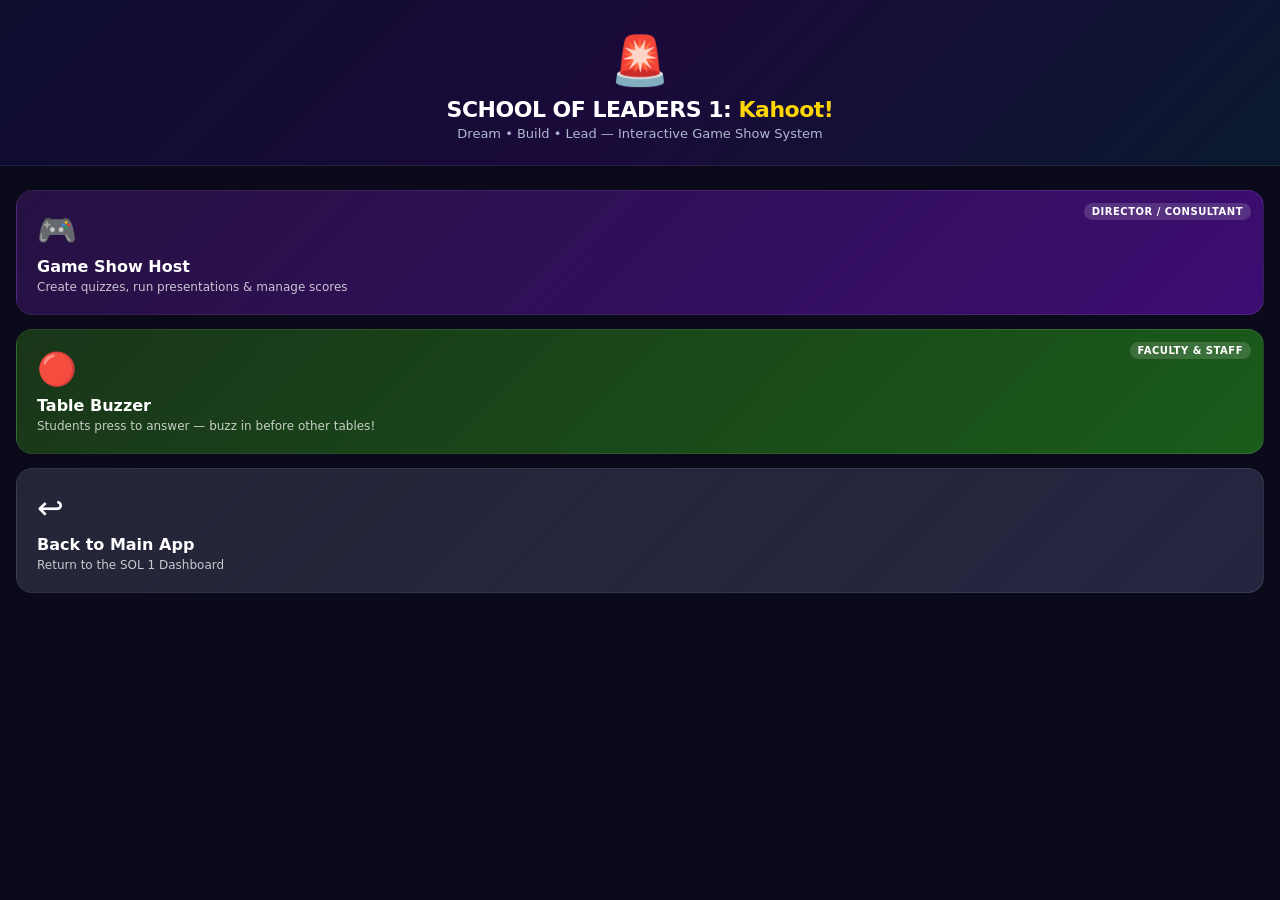
<file: gameshow.html>
<!DOCTYPE html>
<html lang="en">
<head>
<meta charset="UTF-8">
<meta name="viewport" content="width=device-width, initial-scale=1.0, maximum-scale=1.0, user-scalable=no">
<title>SCHOOL OF LEADERS 1: Kahoot! 🚨</title>
<link rel="manifest" href="manifest.json">  
<link rel="preconnect" href="https://fonts.googleapis.com">
<link rel="preconnect" href="https://fonts.gstatic.com" crossorigin>
<link href="https://fonts.googleapis.com/css2?family=Press+Start+2P&family=Chakra+Petch:wght@600;700&display=swap" rel="stylesheet">
<style>:root{--red:#e53935;--blue:#1565c0;--green:#2e7d32;--yellow:#f9a825;--purple:#6a1b9a;--orange:#e65100;--cyan:#00838f;--pink:#ad1457;--gold:#FFD700;--bg:#0a0a1a;--card:#12122a;--text1:#ffffff;--text2:#b0b8d0;--text3:#6070a0;--radius:16px;--shadow:0 4px 24px rgba(0,0,0,0.5)}*{box-sizing:border-box;margin:0;padding:0;-webkit-tap-highlight-color:transparent}body{font-family:'Segoe UI',system-ui,sans-serif;background:var(--bg);color:var(--text1);min-height:100vh;overflow-x:hidden}.screen{display:none}.screen.active{display:flex;flex-direction:column;min-height:100vh}.portal-hero{background:linear-gradient(135deg,#0d0d2e 0%,#1a0a3a 50%,#0a1a2e 100%);padding:32px 20px 24px;text-align:center;border-bottom:1px solid rgba(255,255,255,0.08)}.portal-hero .logo{font-size:48px;margin-bottom:8px}.portal-hero h1{font-size:22px;font-weight:800;letter-spacing:-0.5px}.portal-hero h1 span{color:var(--gold)}.portal-hero p{color:var(--text2);font-size:13px;margin-top:4px}.portal-cards{padding:24px 16px;display:flex;flex-direction:column;gap:14px}.portal-card{border-radius:var(--radius);padding:20px;cursor:pointer;border:1.5px solid rgba(255,255,255,0.1);transition:transform 0.15s,box-shadow 0.15s;position:relative;overflow:hidden}.portal-card:active{transform:scale(0.97)}.portal-card::before{content:'';position:absolute;inset:0;background:linear-gradient(135deg,rgba(255,255,255,0.05),transparent)}.portal-card .card-icon{font-size:32px;margin-bottom:8px}.portal-card h3{font-size:16px;font-weight:700;margin-bottom:4px}.portal-card p{font-size:12px;opacity:0.75}.portal-card .badge{position:absolute;top:12px;right:12px;background:rgba(255,255,255,0.15);color:#fff;font-size:10px;font-weight:700;padding:3px 8px;border-radius:20px;letter-spacing:0.5px}.card-host{background:linear-gradient(135deg,#1a0538,#3d0d72)}.card-buzzer{background:linear-gradient(135deg,#0d2b0d,#1a5c1a)}.card-random{background:linear-gradient(135deg,#1a1a00,#3d3d00)}.card-back{background:linear-gradient(135deg,#1a1a2e,#252540)}.section-header{display:flex;align-items:center;gap:12px;padding:16px 16px 0}.section-header .back-btn{background:rgba(255,255,255,0.08);border:none;color:#fff;width:36px;height:36px;border-radius:50%;cursor:pointer;font-size:18px;display:flex;align-items:center;justify-content:center;flex-shrink:0}.section-header h2{font-size:17px;font-weight:700}.section-header .sub{font-size:12px;color:var(--text2);margin-top:2px}.login-wrap{flex:1;display:flex;align-items:center;justify-content:center;padding:32px 20px}.login-box{background:var(--card);border-radius:var(--radius);padding:28px 24px;width:100%;max-width:360px;border:1.5px solid rgba(255,255,255,0.08)}.login-box .login-icon{font-size:48px;text-align:center;margin-bottom:16px}.login-box h2{font-size:20px;font-weight:800;text-align:center;margin-bottom:4px}.login-box p{font-size:13px;color:var(--text2);text-align:center;margin-bottom:20px}.input-group{margin-bottom:12px}.input-group label{display:block;font-size:11px;font-weight:600;color:var(--text2);margin-bottom:6px;letter-spacing:0.5px}.input-group input{width:100%;background:rgba(255,255,255,0.06);border:1.5px solid rgba(255,255,255,0.1);border-radius:10px;padding:12px 14px;color:#fff;font-size:15px;outline:none;transition:border-color 0.2s}.input-group input:focus{border-color:rgba(255,215,0,0.5)}.login-err{color:#ff6b6b;font-size:12px;margin:8px 0;display:none}.btn-primary{width:100%;padding:14px;border:none;border-radius:10px;font-size:15px;font-weight:700;cursor:pointer;transition:opacity 0.2s,transform 0.1s;margin-top:8px}.btn-primary:active{transform:scale(0.97)}.btn-primary:disabled{opacity:0.5}.btn-gold{background:linear-gradient(135deg,#FFD700,#FFA000);color:#000}.btn-green{background:linear-gradient(135deg,#43a047,#1b5e20);color:#fff}.btn-red{background:linear-gradient(135deg,#e53935,#b71c1c);color:#fff}.btn-purple{background:linear-gradient(135deg,#8e24aa,#4a148c);color:#fff}.host-home{flex:1;padding:16px}.week-select-row{display:flex;align-items:center;gap:10px;margin-bottom:16px}.week-select-row label{font-size:12px;color:var(--text2);white-space:nowrap}.week-select-row select{flex:1;background:rgba(255,255,255,0.08);border:1.5px solid rgba(255,255,255,0.12);border-radius:10px;padding:10px 12px;color:#fff;font-size:14px;font-weight:600}.week-select-row select option{background:#1a1a2e}.quiz-list{display:flex;flex-direction:column;gap:10px}.quiz-item{background:var(--card);border-radius:12px;border:1.5px solid rgba(255,255,255,0.08);padding:14px;cursor:pointer;transition:border-color 0.2s}.quiz-item:hover{border-color:rgba(255,215,0,0.4)}.quiz-item .qi-head{display:flex;align-items:center;justify-content:space-between}.quiz-item .qi-title{font-size:14px;font-weight:700}.quiz-item .qi-meta{font-size:11px;color:var(--text2);margin-top:4px}.qi-badge{font-size:10px;font-weight:700;padding:3px 8px;border-radius:20px;background:rgba(255,215,0,0.15);color:var(--gold)}.fab{position:fixed;bottom:24px;right:20px;width:56px;height:56px;border-radius:50%;background:linear-gradient(135deg,#FFD700,#FFA000);border:none;color:#000;font-size:26px;font-weight:700;cursor:pointer;box-shadow:0 4px 20px rgba(255,215,0,0.4);display:flex;align-items:center;justify-content:center;transition:transform 0.15s}.fab:active{transform:scale(0.93)}.empty-state{text-align:center;padding:40px 20px;color:var(--text2)}.empty-state .es-icon{font-size:48px;margin-bottom:12px}.empty-state h3{font-size:16px;color:var(--text1);margin-bottom:6px}.empty-state p{font-size:13px}.create-quiz{flex:1;padding:16px;overflow-y:auto;padding-bottom:80px}.form-field{margin-bottom:14px}.form-field label{display:block;font-size:11px;font-weight:600;color:var(--text2);margin-bottom:6px;letter-spacing:0.5px}.form-field input,.form-field select,.form-field textarea{width:100%;background:rgba(255,255,255,0.06);border:1.5px solid rgba(255,255,255,0.1);border-radius:10px;padding:11px 13px;color:#fff;font-size:14px;outline:none;transition:border-color 0.2s;font-family:inherit}.form-field input:focus,.form-field select:focus,.form-field textarea:focus{border-color:rgba(255,215,0,0.5)}.form-field select option{background:#1a1a2e}.form-field textarea{min-height:70px;resize:vertical}.question-card{background:var(--card);border:1.5px solid rgba(255,255,255,0.08);border-radius:12px;padding:14px;margin-bottom:12px;position:relative}.question-card .qc-head{display:flex;align-items:center;justify-content:space-between;margin-bottom:10px}.question-card .qc-num{font-size:11px;font-weight:700;color:var(--gold);background:rgba(255,215,0,0.1);padding:3px 8px;border-radius:20px}.question-card .qc-del{background:rgba(229,57,53,0.15);border:none;color:#e53935;width:28px;height:28px;border-radius:50%;font-size:14px;cursor:pointer;display:flex;align-items:center;justify-content:center}.choice-row{display:flex;align-items:center;gap:8px;margin-bottom:8px}.choice-row .choice-letter{width:28px;height:28px;border-radius:50%;background:rgba(255,255,255,0.08);font-size:12px;font-weight:700;display:flex;align-items:center;justify-content:center;flex-shrink:0}.choice-row input[type="text"]{flex:1}.choice-row input[type="radio"]{width:18px;height:18px;accent-color:var(--gold);cursor:pointer;flex-shrink:0}.correct-hint{font-size:11px;color:var(--text2);margin-bottom:8px}.points-row{display:flex;align-items:center;gap:10px}.points-row label{font-size:12px;color:var(--text2);white-space:nowrap}.points-row input{width:80px!important}.add-choice-btn{background:rgba(255,255,255,0.05);border:1.5px dashed rgba(255,255,255,0.15);color:var(--text2);border-radius:8px;padding:8px;width:100%;font-size:12px;cursor:pointer;transition:background 0.2s}.add-choice-btn:hover{background:rgba(255,255,255,0.09)}.add-question-btn{width:100%;border:2px dashed rgba(255,215,0,0.35);background:rgba(255,215,0,0.04);color:var(--gold);font-size:14px;font-weight:700;border-radius:12px;padding:16px;cursor:pointer;transition:background 0.2s;margin-bottom:14px}.add-question-btn:hover{background:rgba(255,215,0,0.08)}.save-bar{position:fixed;bottom:0;left:0;right:0;background:rgba(10,10,26,0.95);backdrop-filter:blur(12px);padding:14px 16px;border-top:1px solid rgba(255,255,255,0.08)}#s-presentation{background:radial-gradient(ellipse at top,#12003a 0%,#0a0a1a 60%);position:relative;overflow:hidden}#gs-bg-canvas{position:fixed;inset:0;width:100%;height:100%;z-index:0;pointer-events:none;opacity:0;transition:opacity 1s}#gs-bg-canvas.active{opacity:1}#gs-rays{position:fixed;inset:0;pointer-events:none;z-index:0;overflow:hidden;opacity:0;transition:opacity 1s}#gs-rays.active{opacity:1}.gs-ray{position:absolute;bottom:-10%;width:3px;background:linear-gradient(to top,transparent,rgba(255,215,0,0.12),transparent);transform-origin:bottom center;animation:ray-sweep 6s ease-in-out infinite;border-radius:2px}@keyframes ray-sweep{0%,100%{opacity:0.3;transform:scaleY(1) rotate(var(--ra))}50%{opacity:0.7;transform:scaleY(1.08) rotate(calc(var(--ra) + 2deg))}}#gs-sparkles{position:fixed;inset:0;pointer-events:none;z-index:0;opacity:0;transition:opacity 1s}#gs-sparkles.active{opacity:1}.gs-sparkle{position:absolute;border-radius:50%;animation:sparkle-float linear infinite}@keyframes sparkle-float{0%{transform:translateY(0) scale(1);opacity:0.8}50%{opacity:0.4}100%{transform:translateY(-100vh) scale(0.3);opacity:0}}#s-presentation .pres-header,#s-presentation .pres-body{position:relative;z-index:1}.pres-header{padding:14px 16px;display:flex;align-items:center;gap:12px;border-bottom:1px solid rgba(255,255,255,0.06)}.pres-quiz-title{font-size:13px;font-weight:700;color:var(--gold)}.pres-quiz-sub{font-size:11px;color:var(--text2)}.pres-body{flex:1;display:flex;flex-direction:column;padding:16px 32px 20px;justify-content:center}.pres-q-num{font-size:clamp(13px,1.4vw,18px);font-weight:800;color:var(--gold);letter-spacing:2px;text-align:center;margin-bottom:10px}.pres-q-text{font-size:clamp(28px,4vw,52px);font-weight:800;text-align:center;line-height:1.35;margin-bottom:20px;background:rgba(255,255,255,0.04);border-radius:16px;padding:28px 24px;border:1.5px solid rgba(255,255,255,0.08)}.pres-choices{display:grid;grid-template-columns:1fr 1fr;gap:14px;margin-bottom:0}.pres-choice{display:flex;align-items:center;gap:14px;background:rgba(255,255,255,0.05);border:1.5px solid rgba(255,255,255,0.1);border-radius:14px;padding:20px 22px;transition:all 0.3s;min-height:80px}.pres-choice .choice-ltr{width:44px;height:44px;border-radius:50%;background:rgba(255,255,255,0.1);font-size:20px;font-weight:800;display:flex;align-items:center;justify-content:center;flex-shrink:0}.pres-choice .choice-txt{font-size:clamp(16px,2vw,24px);font-weight:600}.pres-choice.correct{background:rgba(46,125,50,0.3);border-color:#4caf50}.pres-choice.wrong{background:rgba(229,57,53,0.15);border-color:rgba(229,57,53,0.3);opacity:0.5}.pres-choice.highlight{background:rgba(255,215,0,0.15);border-color:var(--gold)}.tables-strip{display:flex;gap:14px;flex-wrap:wrap;justify-content:center;margin-bottom:20px}.table-chip{display:flex;flex-direction:column;align-items:center;justify-content:center;padding:16px 32px;border-radius:16px;font-size:13px;font-weight:700;border:2.5px solid transparent;transition:all 0.3s;min-width:150px;min-height:64px}.table-chip .tc-num{font-size:clamp(18px,2vw,26px);font-weight:900;letter-spacing:0.3px}.table-chip.idle{background:rgba(255,255,255,0.05);border-color:rgba(255,255,255,0.1);color:var(--text2)}.table-chip.buzzed{animation:blink-buzz 0.5s infinite alternate}.table-chip.dark{background:rgba(255,255,255,0.02);border-color:rgba(255,255,255,0.04);color:rgba(255,255,255,0.2)}.table-chip.correct{background:rgba(46,125,50,0.25);border-color:#4caf50;color:#81c784}.table-chip.wrong{background:rgba(229,57,53,0.1);border-color:rgba(229,57,53,0.3);color:#e57373}@keyframes blink-buzz{from{box-shadow:0 0 0 rgba(255,215,0,0)}to{box-shadow:0 0 20px rgba(255,215,0,0.7);transform:scale(1.04)}}.host-actions{display:flex;gap:8px}.host-btn{flex:1;padding:12px 8px;border:none;border-radius:10px;font-size:12px;font-weight:700;cursor:pointer;transition:opacity 0.2s,transform 0.1s}.host-btn:active{transform:scale(0.96)}.host-btn:disabled{opacity:0.4}.hb-correct{background:#2e7d32;color:#fff}.hb-wrong{background:#c62828;color:#fff}.hb-next{background:linear-gradient(135deg,#FFD700,#FFA000);color:#000}.hb-reveal{background:#6a1b9a;color:#fff}.result-banner{position:fixed;inset:0;display:flex;flex-direction:column;align-items:center;justify-content:center;z-index:100;text-align:center;pointer-events:none;opacity:0;transition:opacity 0.4s}.result-banner.show{opacity:1;pointer-events:all}.result-banner.correct-bg{background:rgba(27,94,32,0.95)}.result-banner.wrong-bg{background:rgba(183,28,28,0.95)}.result-banner .rb-icon{font-size:72px;margin-bottom:12px}.result-banner .rb-title{font-size:28px;font-weight:800}.result-banner .rb-sub{font-size:16px;color:rgba(255,255,255,0.8);margin-top:6px}.result-banner .rb-close{margin-top:24px;pointer-events:all}.final-scoreboard{flex:1;padding:16px}.score-row{display:flex;align-items:center;gap:12px;background:var(--card);border-radius:12px;padding:14px;margin-bottom:10px;border:1.5px solid rgba(255,255,255,0.08)}.score-rank{font-size:24px;font-weight:800;width:36px;text-align:center;flex-shrink:0}.score-info{flex:1}.score-info .si-name{font-size:15px;font-weight:700}.score-info .si-pts{font-size:12px;color:var(--text2);margin-top:2px}.score-pts{font-size:18px;font-weight:800;color:var(--gold)}#s-buzzer-home,#s-buzzer-game,#s-buzzer-choices,#s-random-buzz{background:#0a0a1a}.buzzer-center{flex:1;display:flex;flex-direction:column;align-items:center;justify-content:center;padding:24px}.big-buzzer-btn{width:220px;height:220px;border-radius:50%;border:6px solid rgba(255,255,255,0.3);font-size:60px;cursor:pointer;display:flex;align-items:center;justify-content:center;flex-direction:column;position:relative;transition:transform 0.1s;user-select:none;-webkit-user-select:none;background:linear-gradient(135deg,#1565c0,#0d3a7a);color:#bbdefb;box-shadow:0 0 40px #1565c088}.big-buzzer-btn:active{transform:scale(0.92)}.big-buzzer-btn .bbb-label{font-size:14px;font-weight:800;margin-top:6px;letter-spacing:1px}.big-buzzer-btn.pressed{animation:buzz-press 0.3s ease}@keyframes buzz-press{0%{transform:scale(1)}30%{transform:scale(0.88)}70%{transform:scale(1.06)}100%{transform:scale(1)}}.buzzer-status{margin-top:20px;text-align:center}.buzzer-status .bs-table{font-size:20px;font-weight:800;margin-bottom:4px}.buzzer-status .bs-msg{font-size:13px;color:var(--text2)}.buzzer-locked-msg{background:rgba(229,57,53,0.15);border:1.5px solid rgba(229,57,53,0.4);border-radius:12px;padding:14px 20px;text-align:center;font-size:14px;font-weight:700;color:#ef9a9a}.phone-choices{flex:1;padding:16px;display:flex;flex-direction:column;overflow-y:auto}.phone-q-text{font-size:15px;font-weight:700;line-height:1.5;text-align:center;margin:12px 0 16px;background:rgba(255,255,255,0.04);border-radius:12px;padding:14px;flex-shrink:0}#phone-choices-list{display:flex;flex-direction:column;gap:10px;flex:1}.phone-choice-btn{flex:1;min-height:64px;margin-bottom:0;border:none;border-radius:12px;font-size:15px;font-weight:700;cursor:pointer;padding:14px 16px;transition:transform 0.1s,opacity 0.2s;display:flex;align-items:center;gap:10px;text-align:left;word-break:break-word;box-sizing:border-box;width:100%}.phone-choice-btn:active{transform:scale(0.97)}.phone-choice-btn .pc-ltr{width:32px;height:32px;border-radius:50%;background:rgba(255,255,255,0.2);display:flex;align-items:center;justify-content:center;font-size:13px;font-weight:800;flex-shrink:0}.phone-choice-btn.answered{opacity:0.6;pointer-events:none}.phone-choice-btn.correct-ans{background:#2e7d32!important}.phone-choice-btn.wrong-ans{background:#c62828!important}.random-buzz-body{flex:1;display:flex;flex-direction:column;align-items:center;justify-content:center;padding:24px}.random-q-text{font-size:16px;font-weight:700;text-align:center;background:rgba(255,255,255,0.05);border-radius:14px;padding:18px;border:1.5px solid rgba(255,255,255,0.1);margin-bottom:28px;line-height:1.5}.random-credits-badge{font-size:18px;font-weight:800;background:rgba(255,215,0,0.15);color:var(--gold);border-radius:20px;padding:8px 20px;margin-bottom:24px;border:1.5px solid rgba(255,215,0,0.3)}.random-host-body{flex:1;padding:16px}.rh-question-box{background:var(--card);border-radius:12px;padding:16px;border:1.5px solid rgba(255,255,255,0.08);margin-bottom:14px}.rh-q-text{font-size:15px;font-weight:700;margin-bottom:8px}.rh-credits{font-size:12px;color:var(--gold);font-weight:700}.rh-table-waiting{font-size:14px;color:var(--text2);margin-top:8px}.table-buzz-list{display:flex;flex-direction:column;gap:8px;margin-bottom:14px}.tbl-row{display:flex;align-items:center;justify-content:space-between;background:var(--card);border-radius:10px;padding:12px 14px;border:1.5px solid rgba(255,255,255,0.08)}.tbl-row .tr-name{font-size:14px;font-weight:700}.tbl-row .tr-time{font-size:11px;color:var(--text2)}.tbl-row.tbl-first{border-color:var(--gold);background:rgba(255,215,0,0.08)}.toast{position:fixed;bottom:80px;left:50%;transform:translateX(-50%) translateY(60px);background:#1e1e3a;border:1.5px solid rgba(255,255,255,0.1);color:#fff;padding:12px 20px;border-radius:24px;font-size:13px;font-weight:600;transition:transform 0.3s,opacity 0.3s;opacity:0;z-index:9999;white-space:nowrap;max-width:90vw;text-overflow:ellipsis;overflow:hidden}.toast.show{transform:translateX(-50%) translateY(0);opacity:1}.firework{position:fixed;top:0;left:0;width:100%;height:100%;pointer-events:none;z-index:200}.divider{height:1px;background:rgba(255,255,255,0.07);margin:4px 0 12px}.section-label{font-size:10px;font-weight:700;letter-spacing:1.5px;color:var(--text3);padding:0 16px;margin:16px 0 8px}.mt-8{margin-top:8px}.mt-16{margin-top:16px}.text-gold{color:var(--gold)}.text-center{text-align:center}@keyframes spin{to{transform:rotate(360deg)}}.spinner{width:32px;height:32px;margin:20px auto;border:3px solid rgba(255,255,255,0.1);border-top-color:var(--gold);border-radius:50%;animation:spin 0.8s linear infinite}@keyframes correct-flash{0%,100%{background:rgba(46,125,50,0.3)}50%{background:rgba(46,125,50,0.7)}}#winner-reveal-overlay{display:none;position:fixed;inset:0;z-index:500;background:#000;flex-direction:column;align-items:center;justify-content:center;text-align:center;padding:32px;overflow:hidden}#winner-reveal-overlay.show{display:flex}#wro-bg{position:absolute;inset:0;background:radial-gradient(ellipse at center,#1a0040 0%,#000 70%);opacity:0;transition:opacity 0.8s}#wro-bg.show{opacity:1}#wro-line1{position:relative;z-index:2;font-size:clamp(16px,3.5vw,24px);font-weight:700;color:rgba(255,255,255,0.5);letter-spacing:3px;text-transform:uppercase;opacity:0;transform:translateY(20px);transition:opacity 0.5s,transform 0.5s;margin-bottom:16px}#wro-line1.show{opacity:1;transform:translateY(0)}#wro-suspense{position:relative;z-index:2;font-size:clamp(28px,7vw,56px);font-weight:900;color:#fff;line-height:1.2;opacity:0;transform:scale(0.7);transition:opacity 0.4s,transform 0.4s;margin-bottom:8px}#wro-suspense.show{opacity:1;transform:scale(1)}#wro-dots{position:relative;z-index:2;font-size:clamp(32px,8vw,64px);font-weight:900;color:#FFD700;letter-spacing:12px;opacity:0;transition:opacity 0.3s;margin-bottom:24px;min-height:80px;display:flex;align-items:center;justify-content:center}#wro-dots.show{opacity:1}#wro-winner-wrap{position:relative;z-index:2;display:flex;flex-direction:column;align-items:center;opacity:0;transform:translateY(40px) scale(0.8);transition:opacity 0.6s,transform 0.6s}#wro-winner-wrap.show{opacity:1;transform:translateY(0) scale(1)}#wro-trophy{font-size:clamp(60px,14vw,100px);margin-bottom:12px;animation:none}#wro-trophy.spin{animation:trophy-bounce 0.6s cubic-bezier(0.36,0.07,0.19,0.97) both}@keyframes trophy-bounce{0%{transform:scale(0.3) rotate(-15deg);opacity:0}60%{transform:scale(1.2) rotate(5deg);opacity:1}100%{transform:scale(1) rotate(0deg);opacity:1}}#wro-winner-name{font-size:clamp(36px,9vw,72px);font-weight:900;color:#FFD700;text-shadow:0 0 60px #FFD700bb;line-height:1;margin-bottom:8px;animation:none}#wro-winner-name.glow{animation:name-glow 1.5s ease-in-out infinite alternate}@keyframes name-glow{from{text-shadow:0 0 30px #FFD700aa}to{text-shadow:0 0 80px #FFD700ff,0 0 120px #FF8C00aa}}#wro-winner-pts{font-size:clamp(16px,3.5vw,26px);font-weight:700;color:rgba(255,255,255,0.75);margin-bottom:32px;opacity:0;transition:opacity 0.4s 0.3s}#wro-winner-pts.show{opacity:1}#wro-continue-btn{position:relative;z-index:2;display:flex;flex-direction:column;align-items:center;gap:10px;opacity:0;transform:translateY(20px);transition:opacity 0.4s,transform 0.4s}#wro-continue-btn.show{opacity:1;transform:translateY(0)}@keyframes star-float{0%{transform:translateY(0) rotate(0deg);opacity:1}100%{transform:translateY(-120px) rotate(360deg);opacity:0}}.wro-star{position:absolute;z-index:1;font-size:24px;pointer-events:none;animation:star-float 2s ease-out forwards}#next-q-overlay{display:none;position:fixed;inset:0;z-index:400;background:radial-gradient(ellipse at center,#0d0040 0%,#020010 100%);flex-direction:column;align-items:center;justify-content:center;text-align:center}#next-q-overlay.show{display:flex}#nqo-label{font-size:clamp(18px,4vw,28px);font-weight:700;color:rgba(255,255,255,0.7);letter-spacing:2px;text-transform:uppercase;margin-bottom:12px;opacity:0;transition:opacity 0.4s}#nqo-label.visible{opacity:1}#nqo-num{font-size:clamp(100px,22vw,180px);font-weight:900;color:#FFD700;line-height:1;text-shadow:0 0 80px #FFD70099;opacity:0;transform:scale(0.4);transition:opacity 0.25s,transform 0.25s}#nqo-num.pop{opacity:1;transform:scale(1)}#s-final-scores{background:radial-gradient(ellipse at top,#1a004a 0%,#0a0a1a 70%);overflow:hidden}.podium-wrap{flex:1;display:flex;flex-direction:column;align-items:center;justify-content:flex-end;padding:0 16px 0;position:relative}.podium-title{font-size:clamp(22px,5vw,36px);font-weight:900;color:#FFD700;text-align:center;text-shadow:0 0 40px #FFD70088;margin-bottom:8px;margin-top:12px;letter-spacing:1px}.podium-quiz-sub{font-size:13px;color:rgba(255,255,255,0.5);text-align:center;margin-bottom:24px;font-weight:600;letter-spacing:1px;text-transform:uppercase}.podium-stage{display:flex;align-items:flex-end;justify-content:center;gap:10px;width:100%;max-width:500px}.podium-col{display:flex;flex-direction:column;align-items:center;opacity:0;transform:translateY(60px);transition:opacity 0.5s,transform 0.5s}.podium-col.risen{opacity:1;transform:translateY(0)}.podium-avatar{font-size:44px;margin-bottom:6px;filter:drop-shadow(0 4px 12px rgba(0,0,0,0.6))}.podium-name{font-size:13px;font-weight:800;color:#fff;margin-bottom:4px;text-align:center;text-shadow:0 2px 8px rgba(0,0,0,0.8)}.podium-pts{font-size:12px;font-weight:700;color:rgba(255,255,255,0.75);margin-bottom:8px;text-align:center}.podium-block{width:90px;border-radius:10px 10px 0 0;display:flex;align-items:center;justify-content:center;font-size:28px;font-weight:900;box-shadow:0 -4px 20px rgba(0,0,0,0.4)}.podium-block.p1{height:120px;background:linear-gradient(180deg,#FFD700,#FF8C00);color:#000}.podium-block.p2{height:90px;background:linear-gradient(180deg,#b0b8d0,#607080);color:#fff}.podium-block.p3{height:65px;background:linear-gradient(180deg,#cd7f32,#8b4513);color:#fff}.podium-block.p4plus{height:50px;background:linear-gradient(180deg,#444,#222);color:#fff;font-size:18px}.podium-others{width:100%;max-width:500px;display:flex;flex-direction:column;gap:8px;margin-top:16px;padding-bottom:24px;opacity:0;transition:opacity 0.5s 1.2s}.podium-others.show{opacity:1}.podium-other-row{display:flex;align-items:center;gap:12px;background:rgba(255,255,255,0.06);border:1.5px solid rgba(255,255,255,0.1);border-radius:10px;padding:10px 14px}.podium-other-rank{font-size:16px;font-weight:800;width:28px;text-align:center}.podium-other-name{flex:1;font-size:13px;font-weight:700}.podium-other-pts{font-size:13px;font-weight:800;color:var(--gold)}@keyframes podium-shine{0%{box-shadow:0 -4px 20px rgba(255,215,0,0.2)}50%{box-shadow:0 -4px 40px rgba(255,215,0,0.7)}100%{box-shadow:0 -4px 20px rgba(255,215,0,0.2)}}.podium-block.p1{animation:podium-shine 2s ease-in-out infinite 1.5s}@keyframes avatar-dance{0%{transform:rotate(-12deg) scale(1.05) translateY(0)}25%{transform:rotate(12deg) scale(1.1) translateY(-6px)}50%{transform:rotate(-8deg) scale(1.05) translateY(0)}75%{transform:rotate(8deg) scale(1.1) translateY(-4px)}100%{transform:rotate(-12deg) scale(1.05) translateY(0)}}@keyframes avatar-dance-2nd{0%{transform:rotate(8deg) scale(1) translateY(0)}33%{transform:rotate(-10deg) scale(1.06) translateY(-4px)}66%{transform:rotate(10deg) scale(1.04) translateY(-2px)}100%{transform:rotate(8deg) scale(1) translateY(0)}}@keyframes avatar-dance-3rd{0%{transform:rotate(-6deg) translateY(0)}50%{transform:rotate(6deg) translateY(-3px)}100%{transform:rotate(-6deg) translateY(0)}}.podium-avatar.dancing-1st{animation:avatar-dance 0.7s ease-in-out infinite}.podium-avatar.dancing-2nd{animation:avatar-dance-2nd 0.9s ease-in-out infinite 0.15s}.podium-avatar.dancing-3rd{animation:avatar-dance-3rd 1.1s ease-in-out infinite 0.3s}.confetti-piece{position:fixed;top:-10px;width:10px;height:10px;pointer-events:none;z-index:9999;animation:confetti-fall linear forwards}@keyframes confetti-fall{0%{transform:translateY(0) rotateZ(0deg) rotateX(0deg);opacity:1}80%{opacity:1}100%{transform:translateY(105vh) rotateZ(720deg) rotateX(360deg);opacity:0}}#s-final-scores{overflow:hidden auto}#final-layout{display:flex;flex:1;gap:0;min-height:0;align-items:stretch}#final-layout .podium-wrap{flex:1;border-right:1px solid rgba(255,255,255,0.07);justify-content:center;padding-bottom:24px}#leaderboard-panel{width:340px;flex-shrink:0;display:flex;flex-direction:column;padding:20px 16px 24px;overflow-y:auto;opacity:0;transform:translateX(30px);transition:opacity 0.6s,transform 0.6s}#leaderboard-panel.visible{opacity:1;transform:translateX(0)}#lb-header{display:flex;align-items:center;gap:12px;margin-bottom:16px}#lb-icon{font-size:28px}#lb-title{font-size:18px;font-weight:900;color:var(--gold);letter-spacing:0.5px}#lb-sub{font-size:11px;color:rgba(255,255,255,0.4);font-weight:600;letter-spacing:1px;text-transform:uppercase;margin-top:2px}#lb-rows{display:flex;flex-direction:column;gap:8px}.lb-row{display:flex;align-items:center;gap:10px;border-radius:12px;padding:11px 14px;border:1.5px solid transparent;opacity:0;transform:translateX(24px);transition:opacity 0.4s,transform 0.4s;position:relative;overflow:hidden}.lb-row.appear{opacity:1;transform:translateX(0)}.lb-row::before{content:'';position:absolute;left:0;top:0;bottom:0;width:4px;border-radius:12px 0 0 12px}.lb-row.rank-1{background:rgba(255,215,0,0.12);border-color:rgba(255,215,0,0.35)}.lb-row.rank-1::before{background:#FFD700}.lb-row.rank-2{background:rgba(176,184,208,0.1);border-color:rgba(176,184,208,0.25)}.lb-row.rank-2::before{background:#b0b8d0}.lb-row.rank-3{background:rgba(205,127,50,0.1);border-color:rgba(205,127,50,0.25)}.lb-row.rank-3::before{background:#cd7f32}.lb-row.rank-other{background:rgba(255,255,255,0.04);border-color:rgba(255,255,255,0.08)}.lb-row.rank-other::before{background:rgba(255,255,255,0.15)}.lb-rank-badge{font-size:18px;font-weight:900;width:28px;text-align:center;flex-shrink:0}.lb-avatar{font-size:26px;flex-shrink:0}.lb-info{flex:1;min-width:0}.lb-table-name{font-size:14px;font-weight:800}.lb-pts-label{font-size:11px;color:rgba(255,255,255,0.45);margin-top:1px;font-weight:600}.lb-score{font-size:17px;font-weight:900;color:var(--gold);flex-shrink:0;text-align:right}.lb-score span{font-size:11px;font-weight:700;color:rgba(255,255,255,0.4);display:block}.lb-bar-wrap{position:absolute;bottom:0;left:4px;right:0;height:3px;background:rgba(255,255,255,0.05);border-radius:0 0 12px 0;overflow:hidden}.lb-bar-fill{height:100%;border-radius:0 0 12px 0;width:0;transition:width 0.8s cubic-bezier(0.4,0,0.2,1)}#sol-sync-banner{position:fixed;left:50%;bottom:30px;z-index:600;transform:translateX(-50%) translateY(24px);opacity:0;pointer-events:none;display:flex;align-items:center;gap:12px;background:linear-gradient(135deg,rgba(6,10,20,0.96),rgba(12,24,48,0.96));border:2px solid #FFD700;border-radius:16px;padding:14px 26px;max-width:92vw;box-shadow:0 0 34px rgba(255,215,0,0.45),0 10px 26px rgba(0,0,0,0.55);transition:opacity 0.4s ease,transform 0.4s ease}#sol-sync-banner.show{opacity:1;transform:translateX(-50%) translateY(0);pointer-events:auto}#sol-sync-icon{font-size:26px;flex-shrink:0;animation:solSyncSpin 1s linear infinite}#sol-sync-banner.done #sol-sync-icon{animation:none}@keyframes solSyncSpin{from{transform:rotate(0deg)}to{transform:rotate(360deg)}}#sol-sync-text{display:flex;flex-direction:column;gap:2px}#sol-sync-title{font-size:13px;font-weight:900;letter-spacing:0.6px;color:#FFD700;text-transform:uppercase}#sol-sync-detail{font-size:12px;font-weight:700;color:rgba(255,255,255,0.8);min-height:16px}@media (max-width:600px){#final-layout{flex-direction:column}#leaderboard-panel{width:100%;border-top:1px solid rgba(255,255,255,0.07);transform:translateY(20px)}#leaderboard-panel.visible{transform:translateY(0)}}:root{--arc-void:#04060e;--arc-navy:#0c1c33;--arc-cyan:#2ED2F7;--arc-yellow:#FFD93D;--arc-magenta:#FF2E88;--arc-lime:#45F882;--arc-red:#FF4040;--arc-pixel:'Press Start 2P','Courier New',ui-monospace,monospace;--arc-body:'Chakra Petch','Segoe UI',system-ui,sans-serif}#s-presentation{background:radial-gradient(ellipse 120% 80% at 50% 110%,#16345c 0%,transparent 62%),radial-gradient(ellipse at 50% -10%,#1a0c3c 0%,transparent 55%),var(--arc-void)}#s-presentation::after{content:'';position:fixed;inset:0;z-index:60;pointer-events:none;background:repeating-linear-gradient(to bottom,rgba(0,0,0,0.26) 0px,rgba(0,0,0,0.26) 1px,transparent 1px,transparent 4px),radial-gradient(ellipse 88% 78% at 50% 50%,transparent 55%,rgba(0,0,0,0.55) 100%);mix-blend-mode:multiply}#s-presentation::before{content:'';position:fixed;inset:0;z-index:59;pointer-events:none;background:repeating-linear-gradient(to right,rgba(46,210,247,0.030) 0px,rgba(255,46,136,0.030) 1px,transparent 2px,transparent 3px)}@media (prefers-reduced-motion:reduce){#s-presentation::after{background:radial-gradient(ellipse 88% 78% at 50% 50%,transparent 58%,rgba(0,0,0,0.5) 100%)}}#s-presentation .gs-sparkle{border-radius:0!important}#s-presentation .gs-ray{width:6px;background:linear-gradient(to top,transparent,rgba(46,210,247,0.22),transparent);border-radius:0;filter:blur(0.5px)}#s-presentation .pres-header{padding:10px 18px;background:linear-gradient(180deg,rgba(12,28,51,0.92),rgba(4,6,14,0.5));border-bottom:3px solid var(--arc-cyan);box-shadow:0 0 22px rgba(46,210,247,0.35);align-items:center}#s-presentation .pres-quiz-title{font-family:var(--arc-pixel);font-size:clamp(11px,1.2vw,15px);line-height:1.5;color:var(--arc-yellow);text-shadow:2px 2px 0 #7a4b00,0 0 14px rgba(255,217,61,0.5);letter-spacing:0}#s-presentation .pres-quiz-sub{font-family:var(--arc-pixel);font-size:clamp(7px,0.75vw,9px);color:var(--arc-cyan);line-height:1.7;margin-top:5px;text-shadow:0 0 10px rgba(46,210,247,0.6)}#s-presentation .pres-header>div:last-child{font-family:var(--arc-pixel)!important;font-size:clamp(9px,1vw,12px)!important;color:var(--arc-lime)!important;text-shadow:0 0 12px rgba(69,248,130,0.65);letter-spacing:0}#s-presentation .pres-header .back-btn{border-radius:0;border:2px solid rgba(255,64,64,0.6);background:rgba(255,64,64,0.14);color:var(--arc-red);font-family:var(--arc-pixel);font-size:12px}#s-presentation #bgm-toggle-btn,#s-presentation #fullscreen-btn{border-radius:0!important;border:2px solid rgba(46,210,247,0.4)!important;background:rgba(46,210,247,0.08)!important;color:var(--arc-cyan)!important;font-family:var(--arc-pixel)!important;font-size:8px!important;padding:8px 10px!important;line-height:1.4!important}#s-presentation .tables-strip{gap:10px;margin-bottom:18px}#s-presentation .table-chip{border-radius:0;border-width:3px;border-style:solid;padding:12px 22px;min-width:140px;min-height:56px;clip-path:polygon(8px 0,calc(100% - 8px) 0,100% 8px,100% calc(100% - 8px),calc(100% - 8px) 100%,8px 100%,0 calc(100% - 8px),0 8px)}#s-presentation .table-chip .tc-num{font-family:var(--arc-pixel);font-size:clamp(8px,0.9vw,11px)!important;line-height:1.6;letter-spacing:0}#s-presentation .table-chip.buzzed{animation:arc-buzz 0.28s steps(1) infinite alternate}@keyframes arc-buzz{from{filter:brightness(1) drop-shadow(0 0 0 rgba(255,217,61,0))}to{filter:brightness(1.5) drop-shadow(0 0 14px var(--arc-yellow)) drop-shadow(0 0 30px rgba(255,217,61,0.85))}}#s-presentation .table-chip.correct{filter:drop-shadow(0 0 12px var(--arc-lime)) drop-shadow(0 0 26px rgba(69,248,130,0.5))}#s-presentation .table-chip.wrong{filter:saturate(0.3)}#s-presentation .pres-q-num{font-family:var(--arc-pixel);font-size:clamp(10px,1.1vw,14px);color:var(--arc-magenta);letter-spacing:0;text-shadow:0 0 16px rgba(255,46,136,0.75);margin-bottom:14px}#s-presentation .pres-q-num::before{content:'▶ ';color:var(--arc-yellow)}#s-presentation .pres-q-num::after{content:' ◀';color:var(--arc-yellow)}#s-presentation .pres-q-text{font-family:var(--arc-body);font-weight:700;letter-spacing:0.3px;border-radius:0;border:3px solid var(--arc-cyan);background:linear-gradient(180deg,rgba(46,210,247,0.10),rgba(4,6,14,0.72));filter:drop-shadow(0 0 14px rgba(46,210,247,0.55)) drop-shadow(0 0 42px rgba(46,210,247,0.30));box-shadow:inset 0 0 60px rgba(46,210,247,0.12);text-shadow:0 2px 0 rgba(0,0,0,0.6);padding:30px 28px;clip-path:polygon(14px 0,calc(100% - 14px) 0,100% 14px,100% calc(100% - 14px),calc(100% - 14px) 100%,14px 100%,0 calc(100% - 14px),0 14px)}#s-presentation .pres-choices{gap:16px;margin-top:22px}#s-presentation .pres-choice{border-radius:0;border:3px solid rgba(255,255,255,0.22);background:linear-gradient(180deg,rgba(255,255,255,0.10),rgba(255,255,255,0.03));box-shadow:inset 0 3px 0 rgba(255,255,255,0.16),inset 0 -6px 0 rgba(0,0,0,0.42);padding:18px 20px;min-height:86px;transition:transform 0.12s steps(2),box-shadow 0.2s,background 0.2s,border-color 0.2s;clip-path:polygon(10px 0,calc(100% - 10px) 0,100% 10px,100% calc(100% - 10px),calc(100% - 10px) 100%,10px 100%,0 calc(100% - 10px),0 10px)}#s-presentation .pres-choice .choice-ltr{border-radius:50%;width:50px;height:50px;font-family:var(--arc-pixel);font-size:17px;border:3px solid rgba(255,255,255,0.65);box-shadow:inset 0 -4px 0 rgba(0,0,0,0.42),inset 0 3px 0 rgba(255,255,255,0.35),0 0 18px currentColor;text-shadow:2px 2px 0 rgba(0,0,0,0.55)}#s-presentation .pres-choice .choice-txt{font-family:var(--arc-body);font-weight:700;letter-spacing:0.3px}#s-presentation .pres-choice:nth-child(1){background:linear-gradient(180deg,rgba(229,57,53,0.34),rgba(229,57,53,0.10));border-color:rgba(255,96,92,0.8)}#s-presentation .pres-choice:nth-child(2){background:linear-gradient(180deg,rgba(41,140,235,0.34),rgba(41,140,235,0.10));border-color:rgba(88,172,255,0.8)}#s-presentation .pres-choice:nth-child(3){background:linear-gradient(180deg,rgba(56,180,86,0.34),rgba(56,180,86,0.10));border-color:rgba(96,222,130,0.8)}#s-presentation .pres-choice:nth-child(4){background:linear-gradient(180deg,rgba(249,168,37,0.34),rgba(249,168,37,0.10));border-color:rgba(255,200,84,0.8)}#s-presentation .pres-choice:nth-child(5){background:linear-gradient(180deg,rgba(150,80,220,0.34),rgba(150,80,220,0.10));border-color:rgba(190,130,255,0.8)}#s-presentation .pres-choice:nth-child(6){background:linear-gradient(180deg,rgba(0,180,200,0.34),rgba(0,180,200,0.10));border-color:rgba(70,225,240,0.8)}#s-presentation .pres-choice.correct{background:linear-gradient(180deg,rgba(69,248,130,0.34),rgba(69,248,130,0.12));border-color:var(--arc-lime);box-shadow:inset 0 3px 0 rgba(255,255,255,0.22),inset 0 -6px 0 rgba(0,0,0,0.42);filter:drop-shadow(0 0 16px rgba(69,248,130,0.75)) drop-shadow(0 0 36px rgba(69,248,130,0.45));animation:arc-flash 0.3s steps(1) 6}@keyframes arc-flash{from{filter:brightness(1)}to{filter:brightness(1.7)}}#s-presentation .pres-choice.wrong{opacity:0.32;filter:saturate(0.25);transform:translateY(6px);box-shadow:none;filter:saturate(0.2) brightness(0.7);border-color:rgba(255,255,255,0.12)}#s-presentation .pres-choice.highlight{background:linear-gradient(180deg,rgba(255,217,61,0.28),rgba(255,217,61,0.08));border-color:var(--arc-yellow);box-shadow:inset 0 3px 0 rgba(255,255,255,0.22),inset 0 -6px 0 rgba(0,0,0,0.42);filter:drop-shadow(0 0 16px rgba(255,217,61,0.7))}#s-presentation .host-btn{border-radius:0;font-family:var(--arc-pixel);font-size:9px;line-height:1.6;padding:14px 8px;border:2px solid rgba(0,0,0,0.5);box-shadow:0 5px 0 rgba(0,0,0,0.6);text-shadow:1px 1px 0 rgba(0,0,0,0.35)}#s-presentation .host-btn:active{transform:translateY(4px);box-shadow:0 1px 0 rgba(0,0,0,0.6)}#s-presentation #auto-advance-msg{font-family:var(--arc-pixel)!important;font-size:9px!important;color:var(--arc-cyan)!important;line-height:1.8!important}#result-banner.correct-bg{background:rgba(6,48,22,0.985)}#result-banner.wrong-bg{background:rgba(66,5,12,0.985)}#result-banner .rb-title{font-family:var(--arc-pixel);font-size:clamp(22px,4.5vw,46px);line-height:1.4;letter-spacing:0;text-shadow:3px 3px 0 rgba(0,0,0,0.6),-2px 0 0 var(--arc-magenta),2px 0 0 var(--arc-cyan);animation:arc-chroma 0.6s steps(2) infinite alternate}@keyframes arc-chroma{from{text-shadow:3px 3px 0 rgba(0,0,0,0.6),-2px 0 0 var(--arc-magenta),2px 0 0 var(--arc-cyan)}to{text-shadow:3px 3px 0 rgba(0,0,0,0.6),-3px 0 0 var(--arc-cyan),3px 0 0 var(--arc-magenta)}}#result-banner .rb-sub{font-family:var(--arc-pixel);font-size:clamp(10px,1.4vw,14px);color:var(--arc-yellow);line-height:1.8;margin-top:16px}#result-banner .rb-icon{filter:drop-shadow(0 0 22px rgba(255,255,255,0.45))}#rb-countdown-msg{font-family:var(--arc-pixel)!important;font-size:9px!important;line-height:1.8!important;letter-spacing:0!important}#rb-countdown-num{font-family:var(--arc-pixel)!important;font-size:clamp(40px,7vw,64px)!important;text-shadow:4px 4px 0 rgba(0,0,0,0.5),0 0 38px rgba(255,217,61,0.75)!important}#pres-intro-overlay{background:repeating-linear-gradient(to bottom,rgba(0,0,0,0.3) 0 1px,transparent 1px 4px),radial-gradient(ellipse 120% 80% at 50% 108%,#16345c 0%,transparent 60%),radial-gradient(ellipse at center,#14063a 0%,#04060e 100%)!important}#pres-intro-label{font-family:var(--arc-pixel)!important;font-size:clamp(9px,1.1vw,12px)!important;line-height:1.8!important;letter-spacing:0!important;color:var(--arc-cyan)!important;text-shadow:0 0 16px rgba(46,210,247,0.7)}#pres-intro-msg{font-family:var(--arc-pixel)!important;font-size:clamp(15px,3vw,30px)!important;line-height:1.75!important;text-shadow:3px 3px 0 rgba(0,0,0,0.65),0 0 26px rgba(46,210,247,0.4)}#pres-intro-qbox{border-radius:0!important;border:3px solid var(--arc-cyan)!important;background:linear-gradient(180deg,rgba(46,210,247,0.10),rgba(4,6,14,0.75))!important;box-shadow:0 0 0 6px rgba(4,6,14,0.9),0 0 0 8px rgba(46,210,247,0.3),0 0 46px rgba(46,210,247,0.3);clip-path:polygon(16px 0,calc(100% - 16px) 0,100% 16px,100% calc(100% - 16px),calc(100% - 16px) 100%,16px 100%,0 calc(100% - 16px),0 16px)}#pres-intro-qlabel{font-family:var(--arc-pixel)!important;font-size:clamp(9px,1.2vw,13px)!important;line-height:1.8!important;letter-spacing:0!important;color:var(--arc-magenta)!important;text-shadow:0 0 16px rgba(255,46,136,0.7)}#pres-intro-qtext{font-family:var(--arc-body)!important;font-weight:700!important}#pres-intro-qtimer{font-family:var(--arc-pixel)!important;font-size:clamp(9px,1.1vw,12px)!important;line-height:1.8!important;color:var(--arc-yellow)!important}#pres-intro-countdown,#pres-chance-countdown{font-family:var(--arc-pixel)!important;font-size:clamp(56px,14vw,120px)!important;text-shadow:6px 6px 0 rgba(0,0,0,0.5),0 0 60px rgba(255,217,61,0.8)!important}#pres-chance-overlay{background:repeating-linear-gradient(to bottom,rgba(0,0,0,0.3) 0 1px,transparent 1px 4px),radial-gradient(ellipse at center,#062240 0%,#04060e 100%)!important}#pres-chance-msg{font-family:var(--arc-pixel)!important;font-size:clamp(14px,2.6vw,26px)!important;line-height:1.8!important}#nqo-label{font-family:var(--arc-pixel);font-size:clamp(10px,1.3vw,14px);line-height:1.8;letter-spacing:0;color:var(--arc-cyan)}#nqo-num{font-family:var(--arc-pixel);text-shadow:6px 6px 0 rgba(0,0,0,0.5),0 0 55px rgba(255,217,61,0.75)}#wro-line1,#wro-suspense{font-family:var(--arc-pixel);font-size:clamp(11px,1.8vw,18px);line-height:1.8;letter-spacing:0}#wro-winner-name{font-family:var(--arc-pixel);font-size:clamp(20px,4.5vw,46px);line-height:1.5;letter-spacing:0;text-shadow:4px 4px 0 rgba(0,0,0,0.6),0 0 40px rgba(255,217,61,0.7)}#wro-winner-pts{font-family:var(--arc-pixel);font-size:clamp(11px,1.8vw,18px);line-height:1.8;color:var(--arc-lime)}#wro-cd-msg{font-family:var(--arc-pixel)!important;font-size:9px!important;line-height:1.8!important;letter-spacing:0!important}#wro-cd-num{font-family:var(--arc-pixel)!important;text-shadow:5px 5px 0 rgba(0,0,0,0.5),0 0 45px rgba(255,217,61,0.8)!important}.wro-star{border-radius:0!important}#s-final-scores{background:radial-gradient(ellipse 120% 80% at 50% 110%,#16345c 0%,transparent 62%),var(--arc-void)}.podium-title{font-family:var(--arc-pixel);font-size:clamp(14px,2.4vw,26px);line-height:1.6;letter-spacing:0;text-shadow:3px 3px 0 rgba(0,0,0,0.6),0 0 30px rgba(255,217,61,0.6)}.podium-quiz-sub{font-family:var(--arc-pixel);font-size:clamp(8px,1vw,11px);line-height:1.8;color:var(--arc-cyan)}.podium-name{font-family:var(--arc-pixel);font-size:clamp(8px,1vw,11px);line-height:1.7;letter-spacing:0}.podium-pts{font-family:var(--arc-pixel);font-size:clamp(8px,1vw,11px);line-height:1.7;color:var(--arc-lime)}.podium-block{border-radius:0!important;border:3px solid rgba(255,255,255,0.28);box-shadow:0 6px 0 rgba(0,0,0,0.6),inset 0 3px 0 rgba(255,255,255,0.18)}#lb-title{font-family:var(--arc-pixel);font-size:clamp(10px,1.3vw,14px);line-height:1.7}#lb-sub{font-family:var(--arc-pixel);font-size:clamp(7px,0.85vw,9px);line-height:1.9;color:var(--arc-cyan)}#leaderboard-panel{border-radius:0!important;border:3px solid rgba(46,210,247,0.45)!important;box-shadow:0 0 34px rgba(46,210,247,0.22)}.lb-row{border-radius:0!important;border-width:2px!important}.lb-table-name{font-family:var(--arc-pixel);font-size:clamp(8px,0.95vw,10px);line-height:1.7}.lb-pts-label{font-family:var(--arc-pixel);font-size:7px;line-height:1.9}.lb-score{font-family:var(--arc-pixel)}.lb-score span{font-family:var(--arc-pixel);font-size:7px!important}.lb-rank-badge{font-family:var(--arc-pixel)}.lb-bar-wrap{border-radius:0!important}.lb-bar-fill{border-radius:0!important}.confetti-piece{border-radius:0!important}#sol-sync-banner{border-radius:0!important;border-color:var(--arc-yellow)!important;box-shadow:0 0 34px rgba(255,217,61,0.4),0 10px 26px rgba(0,0,0,0.55)}#sol-sync-title{font-family:var(--arc-pixel);font-size:clamp(8px,1vw,10px);line-height:1.7;color:var(--arc-yellow)!important}#sol-sync-detail{font-family:var(--arc-pixel);font-size:clamp(7px,0.85vw,9px);line-height:1.9}@media (max-width:720px){#s-presentation .pres-choices{grid-template-columns:1fr}#s-presentation .pres-q-text{padding:20px 16px}#s-presentation .table-chip{min-width:108px;padding:10px 14px}}</style>
</head>
<body><!-- ════════════════════════════════════════
     TOAST
════════════════════════════════════════ -->
<div class="toast" id="toast"></div><!-- ════════════════════════════════════════
     SCREEN: PORTAL (home)
════════════════════════════════════════ -->
<div class="screen active" id="s-portal"><div class="portal-hero"><div class="logo">🚨</div><h1>SCHOOL OF LEADERS 1: <span>Kahoot!</span></h1><p>Dream • Build • Lead — Interactive Game Show System</p></div><div class="portal-cards"><div class="portal-card card-host" onclick="go('s-host-login')"><div class="badge">DIRECTOR / CONSULTANT</div><div class="card-icon">🎮</div><h3>Game Show Host</h3><p>Create quizzes, run presentations &amp; manage scores</p></div><div class="portal-card card-buzzer" onclick="go('s-buzzer-login')"><div class="badge">FACULTY &amp; STAFF</div><div class="card-icon">🔴</div><h3>Table Buzzer</h3><p>Students press to answer — buzz in before other tables!</p></div><div class="portal-card card-back" onclick="window.location='index.html'"><div class="card-icon">↩️</div><h3>Back to Main App</h3><p>Return to the SOL 1 Dashboard</p></div></div>
</div><!-- ════════════════════════════════════════
     SCREEN: HOST LOGIN
════════════════════════════════════════ -->
<div class="screen" id="s-host-login"><div class="section-header"><button class="back-btn" onclick="go('s-portal')">←</button><div><div class="sub">Game Show Host</div></div></div><div class="login-wrap"><div class="login-box"><div class="login-icon">🎯</div><h2>Host Login</h2><p>Director &amp; Consultant access only</p><div class="input-group"><label>USERNAME</label><input type="text" id="h-login-user" placeholder="Username" autocomplete="off"></div><div class="input-group"><label>PASSWORD</label><input type="password" id="h-login-pass" placeholder="Password"></div><div class="login-err" id="h-login-err"></div><button class="btn-primary btn-gold" onclick="doHostLogin()">Sign in</button></div></div>
</div><!-- ════════════════════════════════════════
     SCREEN: HOST HOME
════════════════════════════════════════ -->
<div class="screen" id="s-host-home"><div class="section-header"><button class="back-btn" onclick="hostLogout()">←</button><div><h2>🎮 Game Show Host</h2><div class="sub" id="host-name-label">—</div></div></div><div style="padding:12px 16px 0;"><div class="week-select-row"><label>LESSON / WEEK</label><select id="host-week-select" onchange="renderQuizList()"><option value="">— Select Week —</option></select></div></div><div style="padding:0 16px;" class="section-label">GAME SHOW QUIZZES</div><div class="quiz-list" id="quiz-list" style="padding:0 16px 80px;"></div><div style="padding:8px 16px 80px;"><div class="section-label" style="padding:0;margin-bottom:8px;">RANDOM QUESTION ROUND</div><div style="background:var(--card);border-radius:12px;padding:14px;border:1.5px solid rgba(255,215,0,0.2);"><p style="font-size:13px;color:var(--text2);margin-bottom:12px;">Ask a question out loud — fastest table to buzz in gets credits. No wrong answer here!</p><button class="btn-primary btn-gold" onclick="go('s-random-host')" style="margin-top:0">Start Random Round 🎲</button></div></div><button class="fab" onclick="go('s-create-quiz')">＋</button>
</div><!-- ════════════════════════════════════════
     SCREEN: CREATE / EDIT QUIZ
════════════════════════════════════════ -->
<div class="screen" id="s-create-quiz"><div class="section-header"><button class="back-btn" onclick="go('s-host-home')">←</button><div><h2>Create Quiz</h2><div class="sub">Amen Alert Game Show</div></div></div><div class="create-quiz" id="create-quiz-body"><div class="form-field"><label>QUIZ TITLE</label><input type="text" id="cq-title" placeholder="e.g. Week 1 — Lesson Quiz"></div><div class="form-field"><label>LESSON / WEEK</label><select id="cq-week"></select></div><div class="divider"></div><div class="section-label" style="padding:0;margin-bottom:12px;">QUESTIONS (max 10)</div><div id="questions-container"></div><button class="add-question-btn" id="add-q-btn" onclick="addQuestion()">＋ Add Question</button></div><div class="save-bar"><button class="btn-primary btn-gold" onclick="saveQuiz()">💾 Save Quiz</button></div>
</div><!-- ════════════════════════════════════════
     SCREEN: PRESENTATION
════════════════════════════════════════ -->
<div class="screen" id="s-presentation"><!-- ── Animated game show background ── --><canvas id="gs-bg-canvas"></canvas><div id="gs-rays"></div><div id="gs-sparkles"></div><div class="pres-header"><button class="back-btn" onclick="exitPresentation()">✕</button><div style="flex:1"><div class="pres-quiz-title" id="pres-quiz-title">—</div><div class="pres-quiz-sub" id="pres-quiz-sub">—</div></div><button id="bgm-toggle-btn" onclick="toggleBGM()" style="
      border:1.5px solid rgba(255,255,255,0.15);
      background:rgba(255,255,255,0.08);
      color:rgba(255,255,255,0.5);
      border-radius:20px; padding:5px 12px;
      font-size:11px; font-weight:700; cursor:pointer;
      letter-spacing:0.5px; margin-right:8px;
      transition:all 0.2s; white-space:nowrap;
    ">🔇 BGM OFF</button><button id="fullscreen-btn" onclick="toggleFullscreen()" style="
      border:1.5px solid rgba(255,255,255,0.15);
      background:rgba(255,255,255,0.08);
      color:rgba(255,255,255,0.5);
      border-radius:20px; padding:5px 12px;
      font-size:11px; font-weight:700; cursor:pointer;
      letter-spacing:0.5px; margin-right:8px;
      transition:all 0.2s; white-space:nowrap;
    ">⛶ Fullscreen</button><div style="font-size:12px;font-weight:700;color:var(--text2)">
      Q <span id="pres-q-num">1</span>/<span id="pres-q-total">10</span></div></div><div class="pres-body"><!-- Countdown removed --><!-- Tables strip --><div class="tables-strip" id="tables-strip"></div><!-- Question --><div class="pres-q-num" id="pres-q-label">QUESTION 1</div><div class="pres-q-text" id="pres-q-text">—</div><div class="pres-choices" id="pres-choices"></div><!-- Host actions — manual judge buttons (hidden, kept for fallback logic) --><div class="host-actions" id="host-actions" style="display:none"><button class="host-btn hb-correct" id="btn-correct" onclick="judgeAnswer(true)"  disabled>✓ Correct</button><button class="host-btn hb-wrong"   id="btn-wrong"   onclick="judgeAnswer(false)" disabled>✗ Wrong</button><button class="host-btn hb-reveal"  id="btn-reveal"  onclick="revealAnswer()">👁 Reveal</button><button class="host-btn hb-next"    id="btn-next"    onclick="nextQuestion()">Next ▶</button></div><!-- Auto-advance status --><div id="auto-advance-bar" style="display:none;text-align:center;padding:10px 0 4px;"><div id="auto-advance-msg" style="font-size:13px;font-weight:700;color:rgba(255,255,255,0.6);letter-spacing:1px;"></div></div></div><!-- Result banner --><div class="result-banner" id="result-banner"><div class="rb-icon" id="rb-icon">✅</div><div class="rb-title" id="rb-title">Correct!</div><div class="rb-sub" id="rb-sub">+100 Points</div><div id="rb-countdown-wrap" style="display:none;margin-top:20px;text-align:center;"><div id="rb-countdown-msg" style="font-size:13px;font-weight:700;color:rgba(255,255,255,0.6);letter-spacing:2px;text-transform:uppercase;margin-bottom:8px;">Next question incoming…</div><div id="rb-countdown-num" style="font-size:60px;font-weight:900;color:#FFD700;line-height:1;text-shadow:0 0 40px #FFD70099;transition:transform 0.2s,opacity 0.2s;"></div></div></div><canvas class="firework" id="firework-canvas"></canvas><!-- ── GAME INTRO OVERLAY ── --><div id="pres-intro-overlay" style="display:none;position:fixed;inset:0;background:radial-gradient(ellipse at center,#1a0050 0%,#050010 100%);z-index:300;flex-direction:column;align-items:center;justify-content:center;text-align:center;padding:40px 48px;gap:0"><!-- hype/proceeding label --><div id="pres-intro-label" style="font-size:clamp(11px,2.2vw,15px);font-weight:800;color:var(--gold);letter-spacing:3px;text-transform:uppercase;margin-bottom:18px;opacity:0;transition:opacity 0.5s;"></div><!-- main message text --><div id="pres-intro-msg" style="font-size:clamp(22px,5vw,42px);font-weight:900;color:#fff;line-height:1.3;max-width:700px;transition:opacity 0.4s,transform 0.4s;opacity:0;transform:scale(0.85)"></div><!-- question preview box --><div id="pres-intro-qbox" style="display:none;background:rgba(255,255,255,0.07);border:2px solid rgba(255,215,0,0.35);border-radius:22px;padding:40px 52px;max-width:900px;width:100%;opacity:0;transform:translateY(20px);transition:opacity 0.5s,transform 0.5s;"><div id="pres-intro-qlabel" style="font-size:clamp(13px,1.8vw,18px);font-weight:800;color:var(--gold);letter-spacing:3px;text-transform:uppercase;margin-bottom:18px;"></div><div id="pres-intro-qtext" style="font-size:clamp(26px,4vw,48px);font-weight:900;color:#fff;line-height:1.35;"></div><div id="pres-intro-qtimer" style="margin-top:20px;font-size:clamp(13px,2vw,18px);color:rgba(255,255,255,0.55);font-weight:600;letter-spacing:1px;"></div></div><!-- big countdown number --><div id="pres-intro-countdown" style="font-size:clamp(80px,20vw,160px);font-weight:900;color:#FFD700;line-height:1;display:none;text-shadow:0 0 60px #FFD70088;transition:opacity 0.3s,transform 0.3s;opacity:0;transform:scale(0.5)"></div></div><!-- ── ITS YOUR CHANCE OVERLAY ── --><div id="pres-chance-overlay" style="display:none;position:fixed;inset:0;background:radial-gradient(ellipse at center,#002244 0%,#050010 100%);z-index:300;flex-direction:column;align-items:center;justify-content:center;text-align:center;padding:32px"><div style="font-size:56px;margin-bottom:16px">🎯</div><div id="pres-chance-msg" style="font-size:clamp(22px,5vw,38px);font-weight:900;color:#fff;line-height:1.35;max-width:680px;transition:opacity 0.4s;opacity:0"></div><div id="pres-chance-countdown" style="font-size:clamp(80px,20vw,160px);font-weight:900;color:#FFD700;line-height:1;margin-top:12px;display:none;text-shadow:0 0 60px #FFD70088;transition:opacity 0.3s,transform 0.3s;opacity:0;transform:scale(0.5)"></div></div>
</div><!-- ════════════════════════════════════════
     SCREEN: FINAL SCORES (Kahoot-style podium)
════════════════════════════════════════ -->
<div class="screen" id="s-final-scores"><div class="section-header"><button class="back-btn" onclick="stopBGM();stopConfetti();stopFireworks();go('s-host-home')">←</button><div><h2>🏆 Final Scores</h2><div class="sub" id="final-quiz-label">—</div></div><button onclick="toggleFullscreen()" style="margin-left:auto;border:1.5px solid rgba(255,255,255,0.15);background:rgba(255,255,255,0.08);color:rgba(255,255,255,0.5);border-radius:20px;padding:5px 12px;font-size:11px;font-weight:700;cursor:pointer;letter-spacing:0.5px;white-space:nowrap;">⛶ Fullscreen</button></div><div id="final-layout"><!-- LEFT: Podium --><div class="podium-wrap" id="podium-wrap"><div class="podium-title">🏆 Final Scores!</div><div class="podium-quiz-sub" id="podium-quiz-sub">—</div><div class="podium-stage" id="podium-stage"></div><div class="podium-others" id="podium-others"></div></div><!-- RIGHT: Leaderboard --><div id="leaderboard-panel"><div id="lb-header"><span id="lb-icon">🏅</span><div><div id="lb-title">Leaderboard</div><div id="lb-sub">All Tables — Final Standings</div></div></div><div id="lb-rows"></div></div></div><!-- ── SOL points auto-sync banner (shows on the LED screen) ── --><div id="sol-sync-banner"><span id="sol-sync-icon">💾</span><div id="sol-sync-text"><div id="sol-sync-title">Syncing SOL Points…</div><div id="sol-sync-detail">Adding earned points to each team</div></div></div>
</div><!-- ── NEXT-QUESTION COUNTDOWN OVERLAY ── -->
<div id="next-q-overlay"><div id="nqo-label">Get Ready for</div><div id="nqo-num"></div>
</div><!-- ── WINNER REVEAL OVERLAY ── -->
<div id="winner-reveal-overlay"><div id="wro-bg"></div><div id="wro-line1">🎉 Game Over — And the Champion is…</div><div id="wro-suspense">🔥 Calculating scores…</div><div id="wro-dots"></div><div id="wro-winner-wrap"><div id="wro-trophy">🏆</div><div id="wro-winner-name">Table —</div><div id="wro-winner-pts">— Points</div></div><div id="wro-continue-btn" style="display:flex;flex-direction:column;align-items:center;gap:10px;"><div id="wro-cd-msg" style="font-size:clamp(11px,2vw,14px);font-weight:700;color:rgba(255,255,255,0.55);letter-spacing:2px;text-transform:uppercase;opacity:0;transition:opacity 0.5s;">Showing Full Scoreboard in…</div><div id="wro-cd-num" style="font-size:clamp(52px,12vw,80px);font-weight:900;color:#FFD700;line-height:1;text-shadow:0 0 40px #FFD70099;opacity:0;transform:scale(0.5);transition:opacity 0.25s,transform 0.25s;"></div><button onclick="proceedToFinalScores()" style="background:rgba(255,255,255,0.12);border:1.5px solid rgba(255,255,255,0.2);border-radius:50px;color:rgba(255,255,255,0.7);font-size:13px;font-weight:700;padding:10px 24px;cursor:pointer;letter-spacing:0.5px;margin-top:4px;">🏅 Skip — Show Now</button></div>
</div><!-- ════════════════════════════════════════
     SCREEN: RANDOM HOST
════════════════════════════════════════ -->
<div class="screen" id="s-random-host"><div class="section-header"><button class="back-btn" onclick="stopBGM();go('s-host-home')">←</button><div><h2>🎲 Random Question Round</h2><div class="sub">Ask out loud — fastest buzz wins</div></div></div><div class="random-host-body"><div class="form-field" style="display:flex;gap:10px;align-items:flex-end"><div style="flex:1"><label>POINTS TO AWARD</label><input type="number" id="rq-credits" value="100" min="50" step="50"></div><button class="btn-primary btn-gold" style="width:auto;padding:11px 18px;margin-top:0;flex-shrink:0" onclick="startRandomRound()">GO 🚀</button></div><div class="divider"></div><div id="random-buzz-list"><div class="empty-state" style="padding:20px 0"><div class="es-icon">⏳</div><p>Start a round to see who buzzes first</p></div></div><div id="random-winner-actions" style="display:none"><button class="btn-primary btn-green mt-16" onclick="awardTableCredits_Random()">✅ Award Table Points</button><button class="btn-primary" style="background:rgba(255,255,255,0.1);margin-top:8px" onclick="clearRandomRound()">🔄 New Round</button></div><!-- Student picker — shown after table credits awarded --><div id="random-student-picker" style="display:none;margin-top:16px"><div class="divider"></div><div style="margin-bottom:8px;font-size:13px;color:var(--text2);font-weight:600;letter-spacing:.06em">WHO ANSWERED THE QUESTION?</div><div id="random-student-list" style="display:flex;flex-direction:column;gap:8px;max-height:260px;overflow-y:auto"></div><button class="btn-primary" style="background:rgba(255,255,255,0.1);margin-top:12px;font-size:13px" onclick="skipStudentPick()">⏭ Skip — table only</button></div></div>
</div><!-- ════════════════════════════════════════
     SCREEN: BUZZER LOGIN (Faculty)
════════════════════════════════════════ -->
<div class="screen" id="s-buzzer-login"><div class="section-header"><button class="back-btn" onclick="go('s-portal')">←</button><div><div class="sub">Faculty &amp; Staff</div></div></div><div class="login-wrap"><div class="login-box"><div class="login-icon">🔴</div><h2>Table Buzzer</h2><p>Sign in with your faculty account</p><div class="input-group"><label>USERNAME</label><input type="text" id="b-login-user" placeholder="Username" autocomplete="off"></div><div class="input-group"><label>PASSWORD</label><input type="password" id="b-login-pass" placeholder="Password"></div><div class="login-err" id="b-login-err"></div><button class="btn-primary btn-green" onclick="doBuzzerLogin()">Sign in</button></div></div>
</div><!-- ════════════════════════════════════════
     SCREEN: BUZZER HOME
════════════════════════════════════════ -->
<div class="screen" id="s-buzzer-home"><div class="section-header"><button class="back-btn" onclick="buzzerLogout()">←</button><div><h2 id="buzzer-table-label">Table —</h2><div class="sub" id="buzzer-faculty-label">—</div></div></div><div style="padding:12px 16px;"><div style="background:var(--card);border-radius:12px;padding:12px 14px;border:1.5px solid rgba(255,255,255,0.08);font-size:13px;color:var(--text2)"><strong style="color:#fff">📡 Status:</strong> <span id="buzzer-status-msg">Waiting for host to start a game…</span></div></div><div id="buzzer-home-body"><div class="buzzer-center"><div class="empty-state"><div class="es-icon">⏳</div><h3>No Active Game</h3><p>Wait for the Director or Consultant to start a Game Show or Random Round.</p><button class="btn-primary btn-green" style="margin-top:16px;max-width:220px" onclick="checkExistingGame().catch(()=>{})">🔄 Check Again</button></div></div></div>
</div><!-- ════════════════════════════════════════
     SCREEN: BUZZER IN-GAME
════════════════════════════════════════ -->
<div class="screen" id="s-buzzer-game"><div class="section-header" style="justify-content:space-between"><div><h2 id="bg-table-label">Table —</h2><div class="sub" id="bg-q-label">Question 1 of 10</div></div><div style="text-align:right"><div style="font-size:11px;color:var(--text2)">SCORE</div><div style="font-size:20px;font-weight:800;color:var(--gold)" id="bg-score">0</div></div></div><div class="buzzer-center"><div id="buzz-btn-wrap"><button class="big-buzzer-btn" id="big-buzzer-btn" onclick="pressBuzzer()">
        🔔
        <span class="bbb-label">BUZZ!</span></button></div><div class="buzzer-status"><div class="bs-table" id="buzz-state-label">Press when ready</div><div class="bs-msg" id="buzz-state-sub">Wait for the question to appear</div></div></div>
</div><!-- ════════════════════════════════════════
     SCREEN: CHOICES ON PHONE
════════════════════════════════════════ -->
<div class="screen" id="s-buzzer-choices"><div class="section-header"><div><h2 id="bc-table-label">Table —</h2><div class="sub">Choose your answer!</div></div><div style="text-align:right"><div style="font-size:11px;color:var(--text2)">SCORE</div><div style="font-size:20px;font-weight:800;color:var(--gold)" id="bc-score">0</div></div></div><div class="phone-choices"><div class="phone-q-text" id="phone-q-text">—</div><div id="phone-choices-list"></div></div><!-- Time's Up overlay removed (timer disabled) -->
</div><!-- ════════════════════════════════════════
     SCREEN: RANDOM BUZZ (Phone)
════════════════════════════════════════ -->
<div class="screen" id="s-random-buzz"><div class="section-header"><div><h2 id="rb2-table-label">Table —</h2><div class="sub">Random Question Round</div></div></div><div class="random-buzz-body"><div id="random-q-display" style="display:none"><div class="random-q-text" id="random-q-text">—</div><div class="random-credits-badge" id="random-credits-badge">+100 Points</div></div><div id="random-buzz-btn-wrap"><button class="big-buzzer-btn" id="random-buzzer-btn" onclick="pressRandomBuzzer()"
        style="background:linear-gradient(135deg,#f9a825,#e65100);border-color:#f9a825;color:#fff">
        🙋
        <span class="bbb-label">I KNOW!</span></button></div><div class="buzzer-status"><div class="bs-table" id="rbuzz-state-label">Ready to buzz!</div><div class="bs-msg" id="rbuzz-state-sub">Press when teacher asks a question</div></div></div>
</div><script>const GAS_URL = 'https://script.google.com/macros/s/AKfycby0pzMuQyA0Hp5xZ1eyMr6obJ5gRaOlOjD6I8pIK1XGvKDlydamCHUuKBC6oKJ0bkEhoQ/exec';
const TABLE_COLORS = [
  { bg: '#c62828', border: '#ef5350', label: '#ffcdd2' },
  { bg: '#1565c0', border: '#42a5f5', label: '#bbdefb' },
  { bg: '#2e7d32', border: '#66bb6a', label: '#c8e6c9' },
  { bg: '#f57f17', border: '#ffca28', label: '#fff9c4' },
  { bg: '#6a1b9a', border: '#ce93d8', label: '#f3e5f5' },
  { bg: '#00695c', border: '#4db6ac', label: '#b2dfdb' },
  { bg: '#ad1457', border: '#f48fb1', label: '#fce4ec' },
  { bg: '#e65100', border: '#ffb74d', label: '#ffe0b2' },
];

function getTableColor(tableNo) {
  const idx = (parseInt(tableNo) - 1) % TABLE_COLORS.length;
  return TABLE_COLORS[Math.max(0, idx)] || TABLE_COLORS[0];
}
const GS = {

  faculty: [],
  students: [],
  lessons: [],
  tableGuides: [],


  currentHost: null,
  currentBuzzerFaculty: null,


  quizzes: [],


  activeQuiz: null,
  currentQIdx: 0,
  tableScores: {},
  buzzOrder: [],
  currentBuzzWinner: null,
  countdownTimer: null,
  questionOpen: false,
  answerRevealed: false,


  randomQuestion: null,
  randomCredits: 100,
  randomBuzzOrder: [],
  randomWinner: null,


  pollInterval: null,
  lastBroadcast: null,


  _showingChoicesForTable: null,


};
const LS_QUIZZES   = 'gs_quizzes_v1';
const LS_BROADCAST = 'gs_broadcast_v1';
function go(id) {
  document.querySelectorAll('.screen').forEach(s => s.classList.remove('active'));
  const el = document.getElementById(id);
  if (el) el.classList.add('active');
  window.scrollTo(0, 0);
}
let toastTimer;
function showToast(msg) {
  const t = document.getElementById('toast');
  t.textContent = msg;
  t.classList.add('show');
  clearTimeout(toastTimer);
  toastTimer = setTimeout(() => t.classList.remove('show'), 3000);
}
async function apiGet(action, params = '') {
  const r = await fetch(`${GAS_URL}?action=${action}${params}`);
  return r.json();
}
async function apiPost(payload) {
  const r = await fetch(GAS_URL, {
    method: 'POST',
    headers: { 'Content-Type': 'text/plain' },
    body: JSON.stringify(payload)
  });
  return r.json();
}
async function loadBaseData(retries = 3) {
  for (let attempt = 1; attempt <= retries; attempt++) {
    try {
      const [fac, les, tg] = await Promise.all([
        apiGet('faculty'),
        apiGet('lessonWeeks'),
        apiGet('tableGuides')
      ]);
      if (fac.success === false || les.success === false || tg.success === false) {
        throw new Error(fac.error || les.error || tg.error || 'Server returned success:false');
      }
      GS.faculty = fac.data || [];
      GS.lessons = les.data || [];
      GS.tableGuides = tg.data || [];
      populateWeekSelects();
      GS._dataLoadFailed = false;
      return; // success — stop retrying
    } catch (e) {
      console.warn(`Data load attempt ${attempt}/${retries} failed:`, e);
      if (attempt === retries) {
        GS._dataLoadFailed = true;
        showToast('⚠️ Could not reach the server — check your connection and reload');
      } else {
        await new Promise(r => setTimeout(r, 1200 * attempt));
      }
    }
  }
}
function getTableName(tableNo) {
  const guide = GS.tableGuides.find(g => String(g['Table No']) === String(tableNo));
  const name = guide?.['Table Name'];
  return (name && String(name).trim()) ? String(name).trim() : `Table ${tableNo}`;
}

function populateWeekSelects() {
  const weeks = GS.lessons;
  ['host-week-select', 'cq-week'].forEach(id => {
    const sel = document.getElementById(id);
    if (!sel) return;
    const cur = sel.value;
    sel.innerHTML = id === 'host-week-select'
      ? '<option value="">— All Weeks —</option>'
      : '<option value="">— Select Week —</option>';
    weeks.forEach(w => {
      const opt = document.createElement('option');
      opt.value = w['Week No'];
      opt.textContent = `Week ${w['Week No']} — ${w['Lesson Title'] || ''}`;
      sel.appendChild(opt);
    });
    if (cur) sel.value = cur;
  });
}
function loadQuizzes() {

  try { GS.quizzes = JSON.parse(localStorage.getItem(LS_QUIZZES) || '[]'); }
  catch { GS.quizzes = []; }



  return apiPost({ action: 'getQuizzes' })
    .then(res => {
      if (res && res.success && Array.isArray(res.quizzes)) {
        GS.quizzes = res.quizzes;
        localStorage.setItem(LS_QUIZZES, JSON.stringify(GS.quizzes));
        renderQuizList();
      }
    })
    .catch(e => {
      console.warn('Quiz sync failed, showing local copy only:', e);
    });
}
function saveQuizzesToStorage() {

  localStorage.setItem(LS_QUIZZES, JSON.stringify(GS.quizzes));

  apiPost({ action: 'saveQuizzes', quizzes: GS.quizzes })
    .catch(e => {
      console.warn('Quiz backend save failed (saved on this device only):', e);
      showToast('⚠️ Saved on this device only — check your connection');
    });
}
let _eventQueue = [];
let _pollInterval = null;
let _lastSeenTs = 0;

async function broadcast(event, data) {
  const msg = { event, data, ts: Date.now() };
  localStorage.setItem(LS_BROADCAST, JSON.stringify(msg));

  _eventQueue.push(msg);
  if (_eventQueue.length > 20) _eventQueue = _eventQueue.slice(-20);

  // FIX: previously this sent {action:'setGameState', state:{events:_eventQueue}},
  // which OVERWRITES the entire server-side event log with just this device's own
  // local history. If a phone had just appended a TABLE_BUZZ event (via
  // appendGameEvent) in between two host broadcasts, that overwrite would silently
  // wipe it out before the host's next poll ever saw it — a race condition that
  // hits phones far more often than same-network desktop-to-desktop tests, because
  // mobile round-trips to the backend are slower/more variable, widening the window
  // in which a buzz can get clobbered. Switching to appendGameEvent (the same safe,
  // additive endpoint the buzzer screens already use) removes the race entirely.
  const payload = JSON.stringify({ action: 'appendGameEvent', event: msg });
  let saved = false;
  for (let attempt = 0; attempt < 3; attempt++) {
    try {
      const r = await fetch(GAS_URL, {
        method: 'POST',
        headers: { 'Content-Type': 'text/plain' },
        body: payload
      });
      const j = await r.json();
      if (j && j.success !== false) { saved = true; break; }
    } catch (e) {
      if (attempt < 2) await new Promise(res => setTimeout(res, 600));
    }
  }
  if (!saved && event === 'GAME_START') {
    showToast('⚠️ Could not reach server — phones may not receive game signal.');
  }
}

window.addEventListener('storage', (e) => {
  if (e.key !== LS_BROADCAST) return;
  try {
    const msg = JSON.parse(e.newValue);
    handleBroadcast(msg);
  } catch {}
});
function startPolling() {
  if (_pollInterval) return;
  _pollInterval = setInterval(async () => {
    try {

      const r = await fetch(GAS_URL, {
        method: 'POST',
        headers: { 'Content-Type': 'text/plain' },
        body: JSON.stringify({ action: 'getGameState' })
      });
      const j = await r.json();
      if (!j?.state?.events) return;
      const hostToPhone = ['GAME_START','QUESTION_OPEN','QUESTION_CLOSED','BUZZ_WINNER','SHOW_CHOICES','ANSWER_RESULT','GAME_END','RANDOM_START','RANDOM_WINNER'];
      const phoneToHost = ['TABLE_BUZZ','RANDOM_BUZZ','PHONE_ANSWER'];
      // FIX: this used to skip any event whose ts was <= a watermark that
      // got advanced on every processed event. Two events fired in the same
      // JS tick (e.g. host's SHOW_CHOICES immediately followed by
      // BUZZ_WINNER) routinely land on the exact same millisecond, so
      // processing the first one silently marked the second as "already
      // seen" and it was never handled — the actual cause of phones getting
      // stuck on "Buzz sent!". Now _lastSeenTs is only ever used as the
      // fixed floor set once at join time (see checkExistingGame), and every
      // poll re-checks the full recent window against it. The ONLY thing
      // that prevents an event from firing its side effects twice is the
      // event+timestamp dedup set inside handleBroadcast — which also means
      // if any single poll ever misses an event for any reason (dropped
      // request, brief disconnect, etc.), the very next poll one second
      // later will still catch and process it, instead of it being gone
      // for good.
      for (const ev of j.state.events) {
        if (ev.ts < _lastSeenTs) continue;
        if (GS.currentBuzzerFaculty && hostToPhone.includes(ev.event)) handleBroadcast(ev);
        if (GS.currentHost && phoneToHost.includes(ev.event)) handleBroadcast(ev);
      }
    } catch {}
  }, 1000);
}

function stopPolling() {
  clearInterval(_pollInterval);
  _pollInterval = null;
}

async function checkExistingGame() {
  try {
    const r = await fetch(GAS_URL, {
      method: 'POST',
      headers: { 'Content-Type': 'text/plain' },
      body: JSON.stringify({ action: 'getGameState' })
    });
    const j = await r.json();
    if (!j?.state?.events?.length) return;

    const events = j.state.events;
    let startIdx = 0;
    for (let i = events.length - 1; i >= 0; i--) {
      if (events[i].event === 'GAME_START') { startIdx = i; break; }
    }
    const recentEvents = events.slice(startIdx);


    const lastEvent = recentEvents[recentEvents.length - 1];
    if (lastEvent && lastEvent.event === 'GAME_END') return;





    const catchUpEvents = ['GAME_START'];
    _lastSeenTs = 0;
    for (const ev of recentEvents) {
      if (ev.ts < _lastSeenTs) continue; // see note in startPolling() above
      _lastSeenTs = ev.ts;
      if (GS.currentBuzzerFaculty && catchUpEvents.includes(ev.event)) handleBroadcast(ev);
    }


    if (recentEvents.length) {
      _lastSeenTs = recentEvents[recentEvents.length - 1].ts;
    }
  } catch(e) { console.warn('checkExistingGame error:', e); }
}

function handleBroadcast(msg) {
  if (!msg || !msg.event) return;


  if (msg.ts) {
    const dedupKey = `${msg.event}_${msg.ts}`;
    if (!window._processedEventKeys) window._processedEventKeys = new Set();
    if (window._processedEventKeys.has(dedupKey)) return;
    window._processedEventKeys.add(dedupKey);

    if (window._processedEventKeys.size > 200) {
      const arr = [...window._processedEventKeys];
      window._processedEventKeys = new Set(arr.slice(-100));
    }
  }

  const { event, data } = msg;


  if (event === 'GAME_START') {
    if (GS.currentBuzzerFaculty) activateBuzzerGame(data);
  }
  if (event === 'QUESTION_OPEN') {
    if (GS.currentBuzzerFaculty) onQuestionOpen(data);
  }
  if (event === 'QUESTION_CLOSED') {
    if (GS.currentBuzzerFaculty) onQuestionClosed();
  }
  if (event === 'BUZZ_WINNER') {
    if (GS.currentBuzzerFaculty) onBuzzWinner(data);
  }
  if (event === 'SHOW_CHOICES') {
    if (GS.currentBuzzerFaculty) showChoicesOnPhone(data);
  }
  if (event === 'ANSWER_RESULT') {
    if (GS.currentBuzzerFaculty) onAnswerResult(data);
  }
  if (event === 'GAME_END') {
    if (GS.currentBuzzerFaculty) onGameEnd();
  }
  if (event === 'RANDOM_START') {
    if (GS.currentBuzzerFaculty) onRandomStart(data);
  }
  if (event === 'RANDOM_WINNER') {
    if (GS.currentBuzzerFaculty) onRandomWinner(data);
  }
  if (event === 'RANDOM_BUZZ') {
    if (GS.currentHost) onRandomBuzzReceived(data);
  }
  if (event === 'TABLE_BUZZ') {
    if (GS.currentHost) onTableBuzzReceived(data);
  }

  if (event === 'PHONE_ANSWER') {
    if (GS.currentHost && GS.currentBuzzWinner === String(data.tableNo)) {
      judgeAnswer(data.correct === true);
    }
  }
}
const ADMIN_ROLES = ['director', 'consultant'];

function getRoleType(role) {
  const r = (role || '').toLowerCase();
  if (ADMIN_ROLES.some(a => r.includes(a))) return 'admin';
  if (r.includes('record')) return 'record';
  return 'faculty';
}

function doHostLogin() {
  const user = document.getElementById('h-login-user').value.trim();
  const pass = document.getElementById('h-login-pass').value.trim();
  const err  = document.getElementById('h-login-err');
  const btn  = document.querySelector('#s-host-login .btn-primary');
  err.style.display = 'none';
  if (!user || !pass) { err.textContent = 'Enter username and password.'; err.style.display = 'block'; return; }
  if (!GS.faculty.length) { err.textContent = 'Still loading data. Please wait.'; err.style.display = 'block'; return; }
  btn.disabled = true; btn.textContent = 'Signing in…';
  setTimeout(() => {
    const person = GS.faculty.find(f =>
      String(f['Username']||'').trim().toLowerCase() === user.toLowerCase() &&
      String(f['Password']||'').trim() === pass
    );
    btn.disabled = false; btn.textContent = 'Sign in';
    if (!person) { err.textContent = 'Incorrect username or password.'; err.style.display = 'block'; document.getElementById('h-login-pass').value=''; return; }
    if (getRoleType(person['Role']) !== 'admin') { err.textContent = 'Director or Consultant access required.'; err.style.display = 'block'; return; }
    GS.currentHost = person;
    document.getElementById('host-name-label').textContent = person['Full Name'] || 'Host';
    loadQuizzes();
    renderQuizList();
    go('s-host-home');
  }, 100);
}

function hostLogout() {
  GS.currentHost = null;
  stopPresentation();
  go('s-portal');
}
function renderQuizList() {
  const container = document.getElementById('quiz-list');
  const weekFilter = document.getElementById('host-week-select')?.value || '';
  const quizzes = GS.quizzes.filter(q => !weekFilter || String(q.week) === String(weekFilter));

  if (!quizzes.length) {
    container.innerHTML = `<div class="empty-state"><div class="es-icon">📝</div><h3>No Quizzes Yet</h3><p>Tap ＋ to create your first Game Show quiz.</p></div>`;
    return;
  }
  container.innerHTML = quizzes.map((q, i) => `
    <div class="quiz-item"><div class="qi-head"><div class="qi-title">${q.title || 'Untitled Quiz'}</div><div class="qi-badge">${q.questions?.length || 0} Qs</div></div><div class="qi-meta">Week ${q.week || '—'} · Created ${q.created ? new Date(q.created).toLocaleDateString() : '—'}</div><div style="display:flex;gap:8px;margin-top:10px"><button onclick="startPresentation(${i})" style="flex:1;background:linear-gradient(135deg,#FFD700,#FFA000);border:none;border-radius:8px;padding:9px;font-size:12px;font-weight:700;cursor:pointer;color:#000">▶ Present</button><button onclick="editQuiz(${i})"   style="flex:1;background:rgba(255,255,255,0.08);border:none;border-radius:8px;padding:9px;font-size:12px;font-weight:700;cursor:pointer;color:#fff">✏️ Edit</button><button onclick="deleteQuiz(${i})" style="background:rgba(229,57,53,0.15);border:none;border-radius:8px;padding:9px 12px;font-size:12px;font-weight:700;cursor:pointer;color:#e53935">🗑</button></div></div>
  `).join('');
}

function deleteQuiz(idx) {
  if (!confirm('Delete this quiz?')) return;
  GS.quizzes.splice(idx, 1);
  saveQuizzesToStorage();
  renderQuizList();
  showToast('Quiz deleted');
}
let editQuizIdx = -1;
let questionCount = 0;

function addQuestion() {
  if (questionCount >= 10) { showToast('Max 10 questions per quiz'); return; }
  questionCount++;
  const qIdx = questionCount;
  const div = document.createElement('div');
  div.className = 'question-card';
  div.id = `qcard-${qIdx}`;
  div.innerHTML = `
    <div class="qc-head"><div class="qc-num">Q${qIdx}</div><button class="qc-del" onclick="removeQuestion(${qIdx})">✕</button></div><div class="form-field"><label>QUESTION TEXT</label><textarea id="q-text-${qIdx}" placeholder="Type your question…" rows="2"></textarea></div><div class="correct-hint">Mark the correct answer with the radio button →</div><div id="choices-${qIdx}">
      ${['A','B','C','D'].map((l,ci) => choiceRowHTML(qIdx, ci, l)).join('')}
    </div><button class="add-choice-btn" onclick="addChoiceRow(${qIdx})">＋ Add Choice</button><div class="points-row mt-8"><label>POINTS FOR THIS QUESTION:</label><input type="number" id="q-pts-${qIdx}" value="100" min="50" step="50" style="width:80px"></div>
  `;
  document.getElementById('questions-container').appendChild(div);
  updateAddQBtn();
}

function choiceRowHTML(qIdx, choiceIdx, letter) {
  return `
    <div class="choice-row" id="choice-row-${qIdx}-${choiceIdx}"><div class="choice-letter">${letter}</div><input type="text" id="choice-text-${qIdx}-${choiceIdx}" placeholder="Choice ${letter}"><input type="radio" name="correct-${qIdx}" value="${choiceIdx}" title="Correct answer"></div>`;
}

function addChoiceRow(qIdx) {
  const container = document.getElementById(`choices-${qIdx}`);
  const rows = container.querySelectorAll('.choice-row').length;
  if (rows >= 6) { showToast('Max 6 choices per question'); return; }
  const letter = 'ABCDEFG'[rows];
  const tmp = document.createElement('div');
  tmp.innerHTML = choiceRowHTML(qIdx, rows, letter);
  container.appendChild(tmp.firstElementChild);
}

function removeQuestion(qIdx) {
  const el = document.getElementById(`qcard-${qIdx}`);
  if (el) el.remove();
  questionCount = document.querySelectorAll('.question-card').length;
  updateAddQBtn();
}

function updateAddQBtn() {
  const btn = document.getElementById('add-q-btn');
  if (btn) btn.style.display = questionCount >= 10 ? 'none' : 'block';
}

function go_create() {
  editQuizIdx = -1;
  questionCount = 0;
  document.getElementById('cq-title').value = '';
  document.getElementById('cq-week').value = '';
  document.getElementById('questions-container').innerHTML = '';
  updateAddQBtn();
  go('s-create-quiz');
  addQuestion();
}

function editQuiz(idx) {
  const q = GS.quizzes[idx];
  if (!q) return;
  editQuizIdx = idx;
  questionCount = 0;
  document.getElementById('questions-container').innerHTML = '';
  document.getElementById('cq-title').value = q.title || '';
  document.getElementById('cq-week').value = q.week || '';

  q.questions.forEach(qq => {
    addQuestion();
    const qIdx = questionCount;
    document.getElementById(`q-text-${qIdx}`).value = qq.text || '';
    document.getElementById(`q-pts-${qIdx}`).value = qq.points || 100;
    qq.choices.forEach((ch, ci) => {
      let row = document.getElementById(`choice-row-${qIdx}-${ci}`);
      if (!row) { addChoiceRow(qIdx); row = document.getElementById(`choice-row-${qIdx}-${ci}`); }
      const inp = document.getElementById(`choice-text-${qIdx}-${ci}`);
      if (inp) inp.value = ch;
    });
    const radios = document.querySelectorAll(`input[name="correct-${qIdx}"]`);
    if (radios[qq.correctIdx]) radios[qq.correctIdx].checked = true;
  });
  go('s-create-quiz');
}

function saveQuiz() {
  const title = document.getElementById('cq-title').value.trim();
  const week  = document.getElementById('cq-week').value;
  if (!title) { showToast('Enter a quiz title'); return; }

  const questions = [];
  document.querySelectorAll('.question-card').forEach(card => {
    const id = card.id.replace('qcard-', '');
    const text = document.getElementById(`q-text-${id}`)?.value?.trim();
    if (!text) return;
    const choices = [];
    card.querySelectorAll('.choice-row').forEach((row, ci) => {
      const val = document.getElementById(`choice-text-${id}-${ci}`)?.value?.trim();
      if (val) choices.push(val);
    });
    const correctRadio = card.querySelector(`input[name="correct-${id}"]:checked`);
    const correctIdx = correctRadio ? parseInt(correctRadio.value) : 0;
    const points = parseInt(document.getElementById(`q-pts-${id}`)?.value || 100);
    if (choices.length < 2) { showToast(`Q${id} needs at least 2 choices`); return; }
    questions.push({ text, choices, correctIdx, points });
  });

  if (!questions.length) { showToast('Add at least 1 question'); return; }

  const quiz = { title, week, questions, created: Date.now() };
  if (editQuizIdx >= 0) { GS.quizzes[editQuizIdx] = quiz; }
  else { GS.quizzes.unshift(quiz); }
  saveQuizzesToStorage();
  showToast(editQuizIdx >= 0 ? 'Quiz updated!' : 'Quiz saved!');
  go('s-host-home');
  renderQuizList();
}
function getActiveTables() {

  try {
    const stored = localStorage.getItem('gs_students_v1');
    if (stored) return JSON.parse(stored);
  } catch {}
  return ['1','2','3','4','5'];
}

async function startPresentation(idx) {
  const quiz = GS.quizzes[idx];
  if (!quiz || !quiz.questions?.length) { showToast('No questions in quiz'); return; }

  GS.activeQuiz = quiz;
  GS.currentQIdx = 0;
  GS.tableScores = {};
  GS.buzzOrder = [];
  GS.currentBuzzWinner = null;
  GS.questionOpen = false;
  GS.answerRevealed = false;
  GS._solSynced = false;


  const tables = getTablesFromStudents();
  tables.forEach(t => { GS.tableScores[String(t)] = 0; });

  document.getElementById('pres-quiz-title').textContent = quiz.title;
  document.getElementById('pres-quiz-sub').textContent = `Week ${quiz.week || '—'}`;
  document.getElementById('pres-q-total').textContent = quiz.questions.length;



  _eventQueue = [];
  _lastSeenTs = 0;
  window._processedEventKeys = new Set();


  try {
    await fetch(GAS_URL, {
      method: 'POST',
      headers: { 'Content-Type': 'text/plain' },
      body: JSON.stringify({ action: 'clearGameState' })
    });
  } catch(e) {  }

  await broadcast('GAME_START', { quizTitle: quiz.title, quizWeek: quiz.week, totalQs: quiz.questions.length });

  go('s-presentation');
  startGameShowBg();
  startBGM();
  startPolling();
  playIntro(() => { renderPresentationQuestion(); });
}

function getTablesFromStudents() {
  // Prefer the live TABLE_GUIDES data fetched this session — this is the
  // source of truth and avoids showing stale/wrong tables from a cached
  // localStorage value (e.g. left over from a different event/device).
  if (GS.tableGuides && GS.tableGuides.length) {
    const tables = [...new Set(GS.tableGuides.map(g => String(g['Table No'])).filter(Boolean))]
      .sort((a, b) => parseInt(a) - parseInt(b));
    if (tables.length) return tables;
  }

  try {
    const stored = localStorage.getItem('gs_tables_v1');
    if (stored) {
      const arr = JSON.parse(stored);
      if (Array.isArray(arr) && arr.length) return arr;
    }
  } catch {}

  console.warn('getTablesFromStudents: no TABLE_GUIDES data and no cached tables — falling back to demo tables 1-5. Buzzes from real tables will not show up until data loads.');
  return [1,2,3,4,5];
}

function renderPresentationQuestion() {
  const quiz = GS.activeQuiz;
  const q = quiz.questions[GS.currentQIdx];
  GS.buzzOrder = [];
  GS.currentBuzzWinner = null;
  GS.answerRevealed = false;
  GS._judgedThisQuestion = false;

  document.getElementById('pres-q-num').textContent = GS.currentQIdx + 1;
  document.getElementById('pres-q-label').textContent = `QUESTION ${GS.currentQIdx + 1}`;
  document.getElementById('pres-q-text').textContent = q.text;


  const choiceLetters = 'ABCDEFG';
  const choiceColors = ['#e53935','#1565c0','#2e7d32','#f9a825','#6a1b9a','#00838f'];
  document.getElementById('pres-choices').innerHTML = q.choices.map((c, i) => `
    <div class="pres-choice" id="pres-choice-${i}"><div class="choice-ltr" style="background:${choiceColors[i%choiceColors.length]};color:#fff;">${choiceLetters[i]}</div><div class="choice-txt">${c}</div></div>
  `).join('');


  renderTablesStrip();


  document.getElementById('btn-correct').disabled = true;
  document.getElementById('btn-wrong').disabled = true;
  document.getElementById('btn-reveal').disabled = false;
  document.getElementById('btn-next').textContent = GS.currentQIdx >= quiz.questions.length - 1 ? 'Finish 🏁' : 'Next ▶';


  GS.questionOpen = true;
  GS.currentBuzzWinner = null;
  updateCountdownUI(120);
  playQuestionReveal();


  broadcast('QUESTION_OPEN', {
    qIdx: GS.currentQIdx,
    qText: q.text,
    choices: q.choices,
    points: q.points
  });
}

function renderTablesStrip() {
  const tables = Object.keys(GS.tableScores).sort((a,b) => parseInt(a)-parseInt(b));
  document.getElementById('tables-strip').innerHTML = tables.map(t => {
    const color = getTableColor(t);
    const name = getTableName(t);
    const shortName = name.length > 14 ? name.slice(0, 13) + '…' : name;
    return `<div class="table-chip idle" id="tchip-${t}" style="background:${color.bg}22;border-color:${color.border}44;color:${color.label}"><div class="tc-num" style="font-size:15px;font-weight:800;">${shortName}</div></div>`;
  }).join('');
}

function updateTableChip(tableNo, state) {
  const chip = document.getElementById(`tchip-${tableNo}`);
  if (!chip) return;
  const color = getTableColor(tableNo);
  chip.className = 'table-chip ' + state;
  if (state === 'buzzed') {
    chip.style.background = color.bg;
    chip.style.borderColor = color.border;
    chip.style.color = color.label;
  } else if (state === 'idle') {
    chip.style.background = color.bg + '22';
    chip.style.borderColor = color.border + '44';
    chip.style.color = color.label;
  } else if (state === 'dark') {
    chip.style.background = 'rgba(255,255,255,0.02)';
    chip.style.borderColor = 'rgba(255,255,255,0.04)';
    chip.style.color = 'rgba(255,255,255,0.2)';
  } else if (state === 'correct') {
    chip.style.background = 'rgba(46,125,50,0.25)';
    chip.style.borderColor = '#4caf50';
    chip.style.color = '#81c784';
  } else if (state === 'wrong') {
    chip.style.background = 'rgba(229,57,53,0.1)';
    chip.style.borderColor = 'rgba(229,57,53,0.3)';
    chip.style.color = '#e57373';
  }

}
function playIntro(onDone) {
  const overlay = document.getElementById('pres-intro-overlay');
  if (!overlay) { onDone(); return; }

  const messages = [
    "Are you ready, guys? 🎉",
    "Did you review your lessons?",
    "Let's see if you truly did — it's time to answer!"
  ];


  _introReset();
  overlay.style.display = 'flex';

  const msgEl   = document.getElementById('pres-intro-msg');
  const labelEl = document.getElementById('pres-intro-label');
  let step = 0;

  function showMsg(text, duration, next) {
    msgEl.style.opacity = '0';
    msgEl.style.transform = 'scale(0.85)';
    msgEl.textContent = text;
    requestAnimationFrame(() => requestAnimationFrame(() => {
      msgEl.style.opacity = '1';
      msgEl.style.transform = 'scale(1)';
    }));
    setTimeout(() => {
      msgEl.style.opacity = '0';
      msgEl.style.transform = 'scale(0.85)';
      setTimeout(next, 400);
    }, duration);
  }

  function runMessages() {
    if (step < messages.length) {
      showMsg(messages[step], step === messages.length - 1 ? 1600 : 1400, () => { step++; runMessages(); });
    } else {

      msgEl.style.opacity = '0';
      msgEl.style.transform = 'scale(0.85)';
      setTimeout(() => {
        labelEl.style.opacity = '0';
        labelEl.textContent = '✨ Let\'s Get Started!';
        msgEl.textContent = '';
        requestAnimationFrame(() => requestAnimationFrame(() => {
          labelEl.style.opacity = '1';
        }));
        setTimeout(() => {
          const q = GS.activeQuiz?.questions[0];
          playQuestionPreviewThenCountdown(overlay, 1, q?.text || '', onDone);
        }, 900);
      }, 200);
    }
  }

  runMessages();
}
function playQuestionPreviewThenCountdown(overlay, qNum, qText, onDone) {
  const labelEl   = document.getElementById('pres-intro-label');
  const msgEl     = document.getElementById('pres-intro-msg');
  const qboxEl    = document.getElementById('pres-intro-qbox');
  const qlabelEl  = document.getElementById('pres-intro-qlabel');
  const qtextEl   = document.getElementById('pres-intro-qtext');
  const qtimerEl  = document.getElementById('pres-intro-qtimer');
  const cdEl      = document.getElementById('pres-intro-countdown');


  labelEl.style.opacity = '0';
  labelEl.textContent = '';


  msgEl.style.opacity = '0';
  cdEl.style.display = 'none';


  const q = GS.activeQuiz?.questions[qNum - 1];
  const pts = q?.points || 100;


  qboxEl.style.display = 'none';
  qboxEl.style.opacity = '0';
  qboxEl.style.transform = 'translateY(20px)';


  const creditsReveal = document.createElement('div');
  creditsReveal.id = 'credits-reveal-banner';
  creditsReveal.style.cssText = `
    position:absolute; top:50%; left:50%; transform:translate(-50%,-50%) scale(0.6);
    text-align:center; opacity:0;
    transition: opacity 0.4s, transform 0.4s;
    pointer-events:none;
    z-index: 10;
  `;
  creditsReveal.innerHTML = `
    <div style="font-size:clamp(11px,2vw,15px);font-weight:800;color:rgba(255,255,255,0.55);letter-spacing:4px;text-transform:uppercase;margin-bottom:10px;">THIS QUESTION IS WORTH</div><div style="font-size:clamp(48px,10vw,88px);font-weight:900;color:#FFD700;line-height:1;text-shadow:0 0 60px #FFD70099;letter-spacing:2px;">${pts} SOL</div><div style="font-size:clamp(14px,2.5vw,22px);font-weight:800;color:rgba(255,255,255,0.7);letter-spacing:3px;text-transform:uppercase;margin-top:6px;">POINTS</div><div style="margin-top:18px;font-size:clamp(13px,2vw,18px);font-weight:800;color:rgba(255,215,0,0.7);letter-spacing:2px;text-transform:uppercase;">▶ QUESTION ${qNum}</div>
  `;
  overlay.style.position = 'fixed';
  overlay.appendChild(creditsReveal);

  requestAnimationFrame(() => requestAnimationFrame(() => {
    creditsReveal.style.opacity = '1';
    creditsReveal.style.transform = 'translate(-50%,-50%) scale(1)';
  }));

  setTimeout(() => {
    creditsReveal.style.opacity = '0';
    creditsReveal.style.transform = 'translate(-50%,-50%) scale(1.15)';
    setTimeout(() => {
      creditsReveal.remove();

      _showQuestionBox();
    }, 400);
  }, 1800);

  function _showQuestionBox() {
  qlabelEl.textContent = `QUESTION ${qNum}`;
  qtextEl.textContent = qText;
  qtimerEl.textContent = 'Read the question carefully…';


  qboxEl.style.display = 'block';

  requestAnimationFrame(() => requestAnimationFrame(() => {
    qboxEl.style.opacity = '1';
    qboxEl.style.transform = 'translateY(0)';
  }));


  let readSec = 5;
  const readIv = setInterval(() => {
    readSec--;
    if (readSec > 0) {
      qtimerEl.textContent = `Get ready… ${readSec}`;
    } else {
      clearInterval(readIv);
      qtimerEl.textContent = 'Here we go!';

      setTimeout(() => {
        qboxEl.style.opacity = '0';
        qboxEl.style.transform = 'translateY(-20px)';
        labelEl.style.opacity = '0';
        setTimeout(() => {
          qboxEl.style.display = 'none';
          overlay.style.display = 'none';
          _introReset();
          onDone();
        }, 500);
      }, 500);
    }
  }, 1000);
  }
}
function runIntroCd(overlay, onDone) {
  const cdEl = document.getElementById('pres-intro-countdown');
  cdEl.style.display = 'block';
  const nums = ['3', '2', '1', '🚀 GO!'];
  let i = 0;
  function tick() {
    if (i >= nums.length) {
      cdEl.style.opacity = '0';
      cdEl.style.transform = 'scale(0.5)';
      setTimeout(() => {
        overlay.style.display = 'none';
        _introReset();
        onDone();
      }, 350);
      return;
    }
    cdEl.style.opacity = '0';
    cdEl.style.transform = 'scale(0.5)';
    cdEl.textContent = nums[i];
    requestAnimationFrame(() => requestAnimationFrame(() => {
      cdEl.style.opacity = '1';
      cdEl.style.transform = 'scale(1)';
    }));
    i++;
    setTimeout(tick, i <= 3 ? 900 : 700);
  }
  tick();
}
function _introReset() {
  const el = id => document.getElementById(id);
  el('pres-intro-label').style.opacity = '0';
  el('pres-intro-label').textContent = '';
  el('pres-intro-msg').style.opacity = '0';
  el('pres-intro-msg').style.transform = 'scale(0.85)';
  el('pres-intro-msg').textContent = '';
  el('pres-intro-qbox').style.display = 'none';
  el('pres-intro-qbox').style.opacity = '0';
  el('pres-intro-qbox').style.transform = 'translateY(20px)';
  el('pres-intro-countdown').style.display = 'none';
  el('pres-intro-countdown').style.opacity = '0';
  el('pres-intro-countdown').style.transform = 'scale(0.5)';

  document.querySelectorAll('#credits-reveal-banner').forEach(e => e.remove());
}
function playChanceOverlay(onDone) {
  const overlay = document.getElementById('pres-chance-overlay');
  const msgEl   = document.getElementById('pres-chance-msg');
  const cdEl    = document.getElementById('pres-chance-countdown');
  if (!overlay) { onDone(); return; }

  overlay.style.display = 'flex';
  cdEl.style.display = 'none';
  msgEl.style.opacity = '0';
  msgEl.textContent = "It's your chance, everyone! 💪\nPress that buzzer if you know the answer!";

  requestAnimationFrame(() => requestAnimationFrame(() => {
    msgEl.style.opacity = '1';
  }));

  setTimeout(() => {
    cdEl.style.display = 'block';
    const nums = [3, 2, 1, '🔔 GO!'];
    let i = 0;
    function tick() {
      if (i >= nums.length) {
        cdEl.style.opacity = '0';
        cdEl.style.transform = 'scale(0.5)';
        setTimeout(() => { overlay.style.display = 'none'; onDone(); }, 350);
        return;
      }
      cdEl.style.opacity = '0';
      cdEl.style.transform = 'scale(0.5)';
      cdEl.textContent = nums[i];
      requestAnimationFrame(() => requestAnimationFrame(() => {
        cdEl.style.opacity = '1';
        cdEl.style.transform = 'scale(1)';
      }));
      i++;
      setTimeout(tick, i <= 3 ? 900 : 700);
    }
    tick();
  }, 1800);
}
let cdInterval = null;
function startCountdown() {

}

function updateCountdownUI(sec) {

}
function onTableBuzzReceived(data) {
  const { tableNo } = data;
  if (!GS.questionOpen) return;
  const key = String(tableNo);
  if (GS.buzzOrder.includes(key)) return;

  // Self-heal: if a real buzz comes in for a table that isn't in the
  // rendered strip (e.g. tables-strip was built before data finished
  // loading), add it on the fly instead of silently dropping the buzz.
  if (!(key in GS.tableScores)) {
    console.warn(`Buzz received from table "${key}" which wasn't in the tables strip — adding it now.`);
    GS.tableScores[key] = 0;
    renderTablesStrip();
  }

  GS.buzzOrder.push(key);

  if (!GS.currentBuzzWinner) {
    GS.currentBuzzWinner = String(tableNo);
    playWinnerAlarm();
    clearInterval(cdInterval);
    startCountdown();
    GS.questionOpen = false;

    Object.keys(GS.tableScores).forEach(t => {
      updateTableChip(t, t === String(tableNo) ? 'buzzed' : 'dark');
    });

    document.getElementById('btn-correct').disabled = false;
    document.getElementById('btn-wrong').disabled = false;

    const q = GS.activeQuiz.questions[GS.currentQIdx];
    broadcast('SHOW_CHOICES', {
      tableNo: String(tableNo),
      qText: q.text,
      choices: q.choices,
      correctIdx: q.correctIdx,
      points: q.points
    });

    broadcast('BUZZ_WINNER', { tableNo: String(tableNo) });
  }
}

function revealAnswer() {
  const q = GS.activeQuiz.questions[GS.currentQIdx];
  clearInterval(cdInterval);
  GS.questionOpen = false;
  GS.answerRevealed = true;


  document.querySelectorAll('.pres-choice').forEach((el, i) => {
    el.className = 'pres-choice ' + (i === q.correctIdx ? 'correct' : 'wrong');
  });
  document.getElementById('btn-reveal').disabled = true;
  broadcast('QUESTION_CLOSED', {});
}

function judgeAnswer(correct) {
  if (!GS.currentBuzzWinner) return;
  if (GS._judgedThisQuestion) return;
  GS._judgedThisQuestion = true;
  const q = GS.activeQuiz.questions[GS.currentQIdx];
  const tableNo = GS.currentBuzzWinner;


  broadcast('ANSWER_RESULT', { tableNo, correct, correctIdx: q.correctIdx, points: q.points });

  if (correct) {
    playCorrectSound();
    GS.tableScores[tableNo] = (GS.tableScores[tableNo] || 0) + q.points;
    updateTableChip(tableNo, 'correct');

    Object.keys(GS.tableScores).forEach(t => {
      if (t !== tableNo && !GS.buzzOrder.slice(0, GS.buzzOrder.indexOf(tableNo)).includes(t)) {
        updateTableChip(t, 'idle');
      }
    });


    document.querySelectorAll('.pres-choice').forEach((el, i) => {
      el.className = 'pres-choice ' + (i === q.correctIdx ? 'correct' : 'wrong');
    });


    setTimeout(() => {

      document.querySelectorAll('.pres-choice').forEach((el, i) => {
        el.className = 'pres-choice ' + (i === q.correctIdx ? 'correct' : '');
      });






      showResultBanner(true, tableNo, q.points, true);
    }, 5000);
  } else {
    updateTableChip(tableNo, 'wrong');

    const remaining = Object.keys(GS.tableScores).filter(t =>
      t !== tableNo && !GS.buzzOrder.includes(t)
    );
    playWrongSound();
    showResultBanner(false, tableNo, 0, false);
    if (remaining.length > 0) {
      remaining.forEach(t => updateTableChip(t, 'idle'));
      GS.currentBuzzWinner = null;
      GS._judgedThisQuestion = false;

      setTimeout(() => {
        dismissResult();
        playChanceOverlay(() => {
          GS.questionOpen = true;
          updateCountdownUI(120);
          broadcast('QUESTION_OPEN', {
            qIdx: GS.currentQIdx,
            qText: q.text,
            choices: q.choices,
            points: q.points,
            resume: true,
            wrongTables: [...GS.buzzOrder]
          });
        });
      }, 2000);
    } else {
      revealAnswer();
    }
  }
}

function showResultBanner(correct, tableNo, pts, autoNext) {
  const banner = document.getElementById('result-banner');
  banner.className = 'result-banner show ' + (correct ? 'correct-bg' : 'wrong-bg');
  document.getElementById('rb-icon').textContent = correct ? '✅' : '❌';
  document.getElementById('rb-title').textContent = correct ? `${getTableName(tableNo)} — CORRECT!` : `${getTableName(tableNo)} — WRONG!`;
  document.getElementById('rb-sub').textContent = correct ? `+${pts} Points awarded! 🎉` : 'Other tables can buzz in…';
  if (correct && autoNext) {
    const wrap = document.getElementById('rb-countdown-wrap');
    const numEl = document.getElementById('rb-countdown-num');
    wrap.style.display = 'block';
    let sec = 3;
    numEl.textContent = sec;


    requestAnimationFrame(() => requestAnimationFrame(() => {
      numEl.style.transform = 'scale(1)';
      numEl.style.opacity = '1';
    }));

    const iv = setInterval(() => {
      sec--;

      numEl.style.transform = 'scale(0.5)';
      numEl.style.opacity = '0';
      setTimeout(() => {
        numEl.textContent = sec > 0 ? sec : '🚀';
        requestAnimationFrame(() => requestAnimationFrame(() => {
          numEl.style.transform = 'scale(1)';
          numEl.style.opacity = '1';
        }));
      }, 150);

      if (sec <= 0) {
        clearInterval(iv);
        setTimeout(() => {
          dismissResult();
          nextQuestion();
        }, 700);
      }
    }, 1000);
  } else {
    document.getElementById('rb-countdown-wrap').style.display = 'none';
  }
}

function dismissResult() {
  document.getElementById('result-banner').className = 'result-banner';
}

function nextQuestion() {
  if (!GS.activeQuiz) return;
  dismissResult();
  clearInterval(cdInterval);
  GS.currentQIdx++;
  if (GS.currentQIdx >= GS.activeQuiz.questions.length) {
    endGame();
    return;
  }

  playNextQuestionCountdown(GS.currentQIdx + 1, () => {
    renderPresentationQuestion();
  });
}

function playNextQuestionCountdown(qNum, onDone) {
  const overlay = document.getElementById('pres-intro-overlay');
  _introReset();
  overlay.style.display = 'flex';

  const q = GS.activeQuiz?.questions[qNum - 1];
  playQuestionPreviewThenCountdown(overlay, qNum, q?.text || '', onDone);
}

async function awardTableCredits(tableNo, pts, reason) {
  try {

    await apiPost({
      action: 'addCredit',
      studentId: `TABLE-${tableNo}`,
      studentName: getTableName(tableNo),
      tableNo: tableNo,
      weekNo: GS.activeQuiz?.week || 1,
      reason: reason,
      creditsAdded: pts,
      addedBy: GS.currentHost?.['Full Name'] || 'Game Show'
    });
    showToast(`✅ ${pts} SOL awarded to ${getTableName(tableNo)}`);
  } catch (e) {
    showToast('⚠️ Credits award failed: ' + e.message);
  }
}

async function getTableStudents(tableNo) {
  try {
    const res = await apiGet('students');
    return (res.data || []).filter(s =>
      String(s['Table No']) === String(tableNo) &&
      (s['Status']||'Active').toLowerCase() !== 'dropped'
    );
  } catch { return []; }
}
let _drumrollCtx = null;
let _drumrollGain = null;
let _drumrollNodes = [];
let _drumrollTimer = null;

function startDrumrollBGM() {
  stopDrumrollBGM();
  try {
    _drumrollCtx = new (window.AudioContext || window.webkitAudioContext)();
    _drumrollGain = _drumrollCtx.createGain();
    _drumrollGain.gain.value = 1.0;
    _drumrollGain.connect(_drumrollCtx.destination);

    function scheduleSnare(t, vol) {
      const buf  = _drumrollCtx.createBuffer(1, _drumrollCtx.sampleRate * 0.08, _drumrollCtx.sampleRate);
      const data = buf.getChannelData(0);
      for (let i = 0; i < data.length; i++) data[i] = (Math.random() * 2 - 1);
      const src  = _drumrollCtx.createBufferSource();
      const gain = _drumrollCtx.createGain();
      const filt = _drumrollCtx.createBiquadFilter();
      filt.type = 'bandpass'; filt.frequency.value = 2200; filt.Q.value = 0.9;
      src.buffer = buf;
      gain.gain.setValueAtTime(vol, t);
      gain.gain.exponentialRampToValueAtTime(0.001, t + 0.08);
      src.connect(filt); filt.connect(gain); gain.connect(_drumrollGain);
      src.start(t); src.stop(t + 0.1);
      _drumrollNodes.push(src);
    }

    function scheduleBass(t) {
      const osc  = _drumrollCtx.createOscillator();
      const gain = _drumrollCtx.createGain();
      osc.type = 'sine';
      osc.frequency.setValueAtTime(160, t);
      osc.frequency.exponentialRampToValueAtTime(40, t + 0.18);
      gain.gain.setValueAtTime(0.7, t);
      gain.gain.exponentialRampToValueAtTime(0.001, t + 0.25);
      osc.connect(gain); gain.connect(_drumrollGain);
      osc.start(t); osc.stop(t + 0.3);
      _drumrollNodes.push(osc);
    }


    function scheduleSuspensePad(t) {
      const freqs = [110, 98, 87, 110];
      freqs.forEach((f, i) => {
        const osc  = _drumrollCtx.createOscillator();
        const gain = _drumrollCtx.createGain();
        osc.type = 'triangle';
        osc.frequency.value = f;
        const start = t + i * 0.8;
        gain.gain.setValueAtTime(0, start);
        gain.gain.linearRampToValueAtTime(0.12, start + 0.1);
        gain.gain.exponentialRampToValueAtTime(0.001, start + 0.75);
        osc.connect(gain); gain.connect(_drumrollGain);
        osc.start(start); osc.stop(start + 0.8);
        _drumrollNodes.push(osc);
      });
    }


    const now = _drumrollCtx.currentTime + 0.1;
    scheduleSuspensePad(now);


    let t = now;
    for (let i = 0; i < 14; i++) {
      scheduleSnare(t, 0.45 + i * 0.025);
      t += 0.22 - i * 0.005;
    }


    for (let i = 0; i < 36; i++) {
      scheduleSnare(t, 0.75 + i * 0.008);
      t += 0.07 - (i > 20 ? 0.001 * (i - 20) : 0);
    }


    scheduleBass(t - 0.35);
    scheduleBass(t - 0.17);
    scheduleBass(t);


    _drumrollTimer = setTimeout(stopDrumrollBGM, 6200);
  } catch(e) { console.warn('Drumroll BGM failed:', e); }
}

function playWinnerFanfare() {

  try {
    const ctx  = new (window.AudioContext || window.webkitAudioContext)();
    const gain = ctx.createGain();
    gain.gain.value = 0.45;
    gain.connect(ctx.destination);

    function note(type, freq, start, dur, vol, detune = 0) {
      const osc = ctx.createOscillator();
      const g   = ctx.createGain();
      osc.type = type; osc.frequency.value = freq; osc.detune.value = detune;
      g.gain.setValueAtTime(0, start);
      g.gain.linearRampToValueAtTime(vol, start + 0.02);
      g.gain.exponentialRampToValueAtTime(0.001, start + dur);
      osc.connect(g); g.connect(gain);
      osc.start(start); osc.stop(start + dur + 0.05);
    }

    const now = ctx.currentTime;

    [[523,0],[659,0.12],[784,0.24],[1047,0.38],[1319,0.52],[1047,0.66],[784,0.80],[1047,0.94],[1319,1.08],[1568,1.22],[2093,1.38]].forEach(([f,t]) => {
      note('square', f, now+t, 0.2, 0.22);
      note('sawtooth', f, now+t, 0.2, 0.12, -7);
    });

    [[261,0,2.0],[330,0,2.0],[392,0,2.0]].forEach(([f,t,d]) => note('triangle', f, now+t, d, 0.08));

    [[2093,1.38,0.3],[2637,1.52,0.3],[3136,1.66,0.25]].forEach(([f,t,d]) => note('triangle', f, now+t, d, 0.12));
  } catch(e) {}
}
let _winBgmCtx = null, _winBgmGain = null, _winBgmTimer = null, _winBgmPlaying = false;

function playWinnerCelebrationBGM() {
  if (_winBgmPlaying) return;
  stopWinnerCelebrationBGM();
  try {
    _winBgmCtx  = new (window.AudioContext || window.webkitAudioContext)();
    _winBgmGain = _winBgmCtx.createGain();
    _winBgmGain.gain.value = 0.55;
    _winBgmGain.connect(_winBgmCtx.destination);
    _winBgmPlaying = true;

    const ctx = _winBgmCtx;
    const g   = _winBgmGain;
    const B   = 60 / 138;

    function note(type, freq, start, dur, vol, det = 0) {
      const osc = ctx.createOscillator(), gn = ctx.createGain();
      osc.type = type; osc.frequency.value = freq; osc.detune.value = det;
      gn.gain.setValueAtTime(0, start);
      gn.gain.linearRampToValueAtTime(vol, start + 0.012);
      gn.gain.exponentialRampToValueAtTime(0.001, start + dur);
      osc.connect(gn); gn.connect(g);
      osc.start(start); osc.stop(start + dur + 0.05);
    }

    function kick(t) {
      const osc = ctx.createOscillator(), gn = ctx.createGain();
      osc.type = 'sine';
      osc.frequency.setValueAtTime(200, t);
      osc.frequency.exponentialRampToValueAtTime(40, t + 0.14);
      gn.gain.setValueAtTime(1.0, t);
      gn.gain.exponentialRampToValueAtTime(0.001, t + 0.28);
      osc.connect(gn); gn.connect(g);
      osc.start(t); osc.stop(t + 0.32);
    }

    function snare(t) {
      const buf = ctx.createBuffer(1, ctx.sampleRate * 0.12, ctx.sampleRate);
      const d = buf.getChannelData(0);
      for (let i = 0; i < d.length; i++) d[i] = Math.random() * 2 - 1;
      const src = ctx.createBufferSource(), gn = ctx.createGain();
      const filt = ctx.createBiquadFilter();
      filt.type = 'bandpass'; filt.frequency.value = 2000; filt.Q.value = 0.7;
      src.buffer = buf;
      gn.gain.setValueAtTime(0.6, t);
      gn.gain.exponentialRampToValueAtTime(0.001, t + 0.12);
      src.connect(filt); filt.connect(gn); gn.connect(g);
      src.start(t); src.stop(t + 0.15);
    }

    function scheduleBar(barStart) {
      if (!_winBgmPlaying) return;
      const S = B / 2;


      kick(barStart);
      kick(barStart + 1.5 * B);
      kick(barStart + 2 * B);


      snare(barStart + B);
      snare(barStart + 3 * B);


      for (let i = 0; i < 8; i++) {
        const buf = ctx.createBuffer(1, ctx.sampleRate * 0.03, ctx.sampleRate);
        const d = buf.getChannelData(0);
        for (let j = 0; j < d.length; j++) d[j] = Math.random() * 2 - 1;
        const src = ctx.createBufferSource(), gn = ctx.createGain();
        const filt = ctx.createBiquadFilter();
        filt.type = 'highpass'; filt.frequency.value = 9000;
        src.buffer = buf;
        const vol = i % 2 === 0 ? 0.15 : 0.08;
        gn.gain.setValueAtTime(vol, barStart + i * S);
        gn.gain.exponentialRampToValueAtTime(0.001, barStart + i * S + 0.03);
        src.connect(filt); filt.connect(gn); gn.connect(g);
        src.start(barStart + i * S); src.stop(barStart + i * S + 0.04);
      }


      const bass = [[82,0,S*0.9],[82,S,S*0.8],[98,S*2,S*0.9],[110,S*3,S*0.8],[123,S*4,S*0.9],[110,S*5,S*0.8],[98,S*6,S*0.9],[82,S*7,S*0.8]];
      bass.forEach(([f,o,d]) => note('sawtooth', f, barStart+o, d, 0.28));


      const even = Math.round((barStart - ctx.currentTime) / (4*B)) % 2 === 0;
      const mel = even
        ? [[659,0,S],[784,S,S],[1047,S*2,B],[880,S*4,S],[784,S*5,S],[659,S*6,B]]
        : [[784,0,S],[1047,S,S],[1319,S*2,B],[1175,S*4,S],[1047,S*5,S],[880,S*6,B]];
      mel.forEach(([f,o,d]) => { note('square', f, barStart+o, d*0.85, 0.12); note('triangle', f, barStart+o, d, 0.07, 7); });


      const chord = even ? [[330,0,4*B],[415,0,4*B],[523,0,4*B]] : [[392,0,4*B],[494,0,4*B],[587,0,4*B]];
      chord.forEach(([f,o,d]) => note('triangle', f, barStart+o, d, 0.06));
    }

    let nextBar = ctx.currentTime + 0.05;
    function scheduler() {
      if (!_winBgmPlaying) return;
      while (nextBar < ctx.currentTime + 2.0) {
        scheduleBar(nextBar);
        nextBar += 4 * B;
      }
      _winBgmTimer = setTimeout(scheduler, 200);
    }
    scheduler();
  } catch(e) { console.warn('Winner BGM failed:', e); }
}

function stopWinnerCelebrationBGM() {
  _winBgmPlaying = false;
  if (_winBgmTimer) { clearTimeout(_winBgmTimer); _winBgmTimer = null; }
  if (_winBgmGain && _winBgmCtx) {
    try {
      _winBgmGain.gain.setValueAtTime(_winBgmGain.gain.value, _winBgmCtx.currentTime);
      _winBgmGain.gain.linearRampToValueAtTime(0, _winBgmCtx.currentTime + 0.4);
    } catch(e) {}
  }
  setTimeout(() => {
    if (_winBgmCtx) { try { _winBgmCtx.close(); } catch(e) {} _winBgmCtx = null; }
    _winBgmGain = null;
  }, 500);
}

let _praiseAudio = null;

function playPraiseBGM() {
  stopDrumrollBGM();
  try {
    if (_praiseAudio) { _praiseAudio.pause(); _praiseAudio = null; }
    _praiseAudio = new Audio(PRAISE_BGM_SRC);
    _praiseAudio.currentTime = 7;
    _praiseAudio.volume = 0.85;
    _praiseAudio.play().catch(e => console.warn('Audio play blocked:', e));

    setTimeout(() => stopPraiseBGM(), 30000);
  } catch(e) { console.warn('Praise BGM error:', e); }
}

function stopPraiseBGM() {
  if (_praiseAudio) {
    _praiseAudio.pause();
    _praiseAudio.currentTime = 0;
    _praiseAudio = null;
  }
}

function stopDrumrollBGM() {
  if (_drumrollTimer) { clearTimeout(_drumrollTimer); _drumrollTimer = null; }
  if (_drumrollGain) {
    try {
      _drumrollGain.gain.setValueAtTime(_drumrollGain.gain.value, _drumrollCtx.currentTime);
      _drumrollGain.gain.linearRampToValueAtTime(0, _drumrollCtx.currentTime + 0.2);
    } catch(e) {}
  }
  setTimeout(() => {
    _drumrollNodes.forEach(n => { try { n.stop(); } catch(e) {} });
    _drumrollNodes = [];
    if (_drumrollCtx) { try { _drumrollCtx.close(); } catch(e) {} _drumrollCtx = null; }
    _drumrollGain = null;
  }, 300);
}

function endGame() {
  stopBGM();
  broadcast('GAME_END', { scores: GS.tableScores });
  playWinnerReveal();
}

function playWinnerReveal() {
  const scores = Object.entries(GS.tableScores).sort((a, b) => b[1] - a[1]);
  const [winnerTable, winnerPts] = scores[0] || ['—', 0];
  const color = getTableColor(winnerTable);

  const overlay   = document.getElementById('winner-reveal-overlay');
  const bg        = document.getElementById('wro-bg');
  const line1     = document.getElementById('wro-line1');
  const suspense  = document.getElementById('wro-suspense');
  const dotsEl    = document.getElementById('wro-dots');
  const winWrap   = document.getElementById('wro-winner-wrap');
  const trophy    = document.getElementById('wro-trophy');
  const nameEl    = document.getElementById('wro-winner-name');
  const ptsEl     = document.getElementById('wro-winner-pts');
  const continueBtn = document.getElementById('wro-continue-btn');


  [line1, suspense, winWrap, continueBtn].forEach(el => el.classList.remove('show'));
  [bg].forEach(el => el.classList.remove('show'));
  dotsEl.classList.remove('show');
  dotsEl.textContent = '';
  trophy.classList.remove('spin');
  nameEl.classList.remove('glow');
  ptsEl.classList.remove('show');
  nameEl.style.color = '#FFD700';
  nameEl.style.textShadow = `0 0 60px #FFD700bb`;

  overlay.classList.add('show');


  setTimeout(() => bg.classList.add('show'), 100);


  setTimeout(() => line1.classList.add('show'), 600);


  setTimeout(() => {
    suspense.textContent = '🤔 Who could it be…?';
    suspense.classList.add('show');
  }, 1400);


  setTimeout(() => {
    startDrumrollBGM();
    dotsEl.classList.add('show');
    const dotFrames = ['.', '..', '...', '....', '.....'];
    let d = 0;
    const dotTimer = setInterval(() => {
      dotsEl.textContent = dotFrames[d % dotFrames.length];
      d++;
      if (d >= 12) clearInterval(dotTimer);
    }, 300);
  }, 2200);


  setTimeout(() => {
    suspense.classList.remove('show');
    setTimeout(() => {
      suspense.textContent = '🥁 Drumroll please…';
      suspense.classList.add('show');
    }, 300);
  }, 3800);


  setTimeout(() => {
    suspense.classList.remove('show');
    dotsEl.classList.remove('show');
    dotsEl.textContent = '';


    stopDrumrollBGM();
    playWinnerCelebrationBGM();

    nameEl.textContent = getTableName(winnerTable);
    nameEl.style.color = color.label;
    nameEl.style.textShadow = `0 0 60px ${color.bg}cc`;
    ptsEl.textContent = `${winnerPts} Points`;

    winWrap.classList.add('show');
    ptsEl.classList.add('show');

    setTimeout(() => {
      trophy.classList.add('spin');
      nameEl.classList.add('glow');
      spawnWinnerStars(overlay);
    }, 200);


    setTimeout(() => continueBtn.classList.add('show'), 1800);


    setTimeout(() => {
      const cdMsg = document.getElementById('wro-cd-msg');
      const cdNum = document.getElementById('wro-cd-num');
      if (!cdMsg || !cdNum) return;


      cdMsg.style.opacity = '1';

      let sec = 5;
      cdNum.textContent = sec;
      requestAnimationFrame(() => requestAnimationFrame(() => {
        cdNum.style.opacity = '1';
        cdNum.style.transform = 'scale(1)';
      }));

      const iv = setInterval(() => {
        sec--;
        cdNum.style.opacity = '0';
        cdNum.style.transform = 'scale(0.5)';
        setTimeout(() => {
          if (sec > 0) {
            cdNum.textContent = sec;
          } else {
            cdNum.textContent = '🏆';
          }
          requestAnimationFrame(() => requestAnimationFrame(() => {
            cdNum.style.opacity = '1';
            cdNum.style.transform = 'scale(1)';
          }));
        }, 150);

        if (sec <= 0) {
          clearInterval(iv);
          _wroCountdownIv = null;
          setTimeout(() => proceedToFinalScores(), 700);
        }
      }, 1000);
      _wroCountdownIv = iv;
    }, 2800);

  }, 5200);
}

function spawnWinnerStars(container) {
  const emojis = ['⭐','🌟','✨','🎉','🎊','💫','🔥','👑'];
  for (let i = 0; i < 14; i++) {
    setTimeout(() => {
      const star = document.createElement('div');
      star.className = 'wro-star';
      star.textContent = emojis[Math.floor(Math.random() * emojis.length)];
      star.style.left  = Math.random() * 90 + 5 + '%';
      star.style.bottom = Math.random() * 30 + '%';
      star.style.fontSize = (20 + Math.random() * 24) + 'px';
      star.style.animationDuration = (1.5 + Math.random()) + 's';
      container.appendChild(star);
      setTimeout(() => star.remove(), 2500);
    }, i * 180);
  }
}

let _wroCountdownIv = null;

function proceedToFinalScores() {
  stopPraiseBGM();
  stopWinnerCelebrationBGM();
  if (_wroCountdownIv) { clearInterval(_wroCountdownIv); _wroCountdownIv = null; }
  document.getElementById('winner-reveal-overlay').classList.remove('show');
  showFinalScores();
}

function exitPresentation() {
  clearInterval(cdInterval);
  stopPresentation();
  stopGameShowBg();
  stopBGM();
  stopPolling();
  stopConfetti();
  stopFireworks();
  go('s-host-home');
}

function stopPresentation() {
  clearInterval(cdInterval);
  stopGameShowBg();
  stopBGM();
  stopPolling();
  GS.activeQuiz = null;
  GS.currentQIdx = 0;
  GS.questionOpen = false;
}

function showFinalScores() {
  const scores = Object.entries(GS.tableScores).sort((a, b) => b[1] - a[1]);
  const quizTitle = GS.activeQuiz?.title || 'Game Over';

  document.getElementById('final-quiz-label').textContent = quizTitle;
  document.getElementById('podium-quiz-sub').textContent = quizTitle;


  const avatars = ['🦁','🐯','🦊','🐺','🦅','🐉','🦋','🐬'];
  function getAvatar(tableNo) {
    return avatars[(parseInt(tableNo) - 1) % avatars.length];
  }


  const top3 = scores.slice(0, 3);
  const rest  = scores.slice(3);


  const podiumOrder = [top3[1], top3[0], top3[2]].filter(Boolean);
  const podiumClasses = [
    { block: 'p2', rankIcon: '🥈', delay: 600 },
    { block: 'p1', rankIcon: '🥇', delay: 200 },
    { block: 'p3', rankIcon: '🥉', delay: 900 },
  ];

  const slotForEntry = podiumOrder.map((entry, slotIdx) => {
    const rank = scores.findIndex(s => s[0] === entry[0]);
    return { entry, rank, slot: slotIdx };
  });

  const stageEl  = document.getElementById('podium-stage');
  const othersEl = document.getElementById('podium-others');
  stageEl.innerHTML  = '';
  othersEl.innerHTML = '';
  othersEl.classList.remove('show');

  slotForEntry.forEach(({ entry, rank, slot }) => {
    const [tableNo, pts] = entry;
    const color = getTableColor(tableNo);
    const cfg   = podiumClasses[slot];
    const col   = document.createElement('div');
    col.className = 'podium-col';
    col.id = `pcol-${slot}`;
    col.innerHTML = `
      <div class="podium-avatar">${getAvatar(tableNo)}</div><div class="podium-name" style="color:${color.label}">${getTableName(tableNo)}</div><div class="podium-pts">${pts} SOL</div><div class="podium-block ${cfg.block}">${cfg.rankIcon}</div>
    `;
    stageEl.appendChild(col);
  });


  if (rest.length) {
    const rankLabels = ['4th','5th','6th','7th','8th'];
    othersEl.innerHTML = rest.map(([t, pts], i) => {
      const color = getTableColor(t);
      return `<div class="podium-other-row"><div class="podium-other-rank">${rankLabels[i] || `#${i+4}`}</div><div class="podium-other-name" style="color:${color.label}">${getTableName(t)}</div><div class="podium-other-pts">${pts} SOL</div></div>`;
    }).join('');
  }

  go('s-final-scores');
  playLeaderboardFanfare();
  playPraiseBGM();
  launchFireworks();
  launchConfetti();


  slotForEntry.forEach(({ slot }) => {
    const cfg = podiumClasses[slot];
    setTimeout(() => {
      const col = document.getElementById(`pcol-${slot}`);
      if (col) {
        col.classList.add('risen');

        const avatar = col.querySelector('.podium-avatar');
        if (avatar) {
          const danceClass = cfg.block === 'p1' ? 'dancing-1st' : cfg.block === 'p2' ? 'dancing-2nd' : 'dancing-3rd';
          setTimeout(() => avatar.classList.add(danceClass), 300);
        }
      }
    }, cfg.delay);
  });


  if (rest.length) {
    setTimeout(() => othersEl.classList.add('show'), 1400);
  }


  const lbRows = document.getElementById('lb-rows');
  const lbPanel = document.getElementById('leaderboard-panel');
  lbRows.innerHTML = '';
  lbPanel.classList.remove('visible');

  const rankMedals = ['🥇','🥈','🥉'];
  const avatars2 = ['🦁','🐯','🦊','🐺','🦅','🐉','🦋','🐬'];
  const maxPts = scores[0]?.[1] || 1;

  scores.forEach(([tableNo, pts], idx) => {
    const rank = idx + 1;
    const color = getTableColor(tableNo);
    const avatar = avatars2[(parseInt(tableNo) - 1) % avatars2.length];
    const rankClass = rank === 1 ? 'rank-1' : rank === 2 ? 'rank-2' : rank === 3 ? 'rank-3' : 'rank-other';
    const badge = rank <= 3 ? rankMedals[rank - 1] : `#${rank}`;
    const barColor = rank === 1 ? '#FFD700' : rank === 2 ? '#b0b8d0' : rank === 3 ? '#cd7f32' : color.border;
    const pct = maxPts > 0 ? Math.round((pts / maxPts) * 100) : 0;

    const row = document.createElement('div');
    row.className = `lb-row ${rankClass}`;
    row.id = `lb-row-${idx}`;
    row.innerHTML = `
      <div class="lb-rank-badge">${badge}</div><div class="lb-avatar">${avatar}</div><div class="lb-info"><div class="lb-table-name" style="color:${color.label}">${getTableName(tableNo)}</div><div class="lb-pts-label">Points Earned</div></div><div class="lb-score">${pts}<span>SOL</span></div><div class="lb-bar-wrap"><div class="lb-bar-fill" id="lb-bar-${idx}" style="background:${barColor};"></div></div>`;
    lbRows.appendChild(row);
  });


  setTimeout(() => {
    lbPanel.classList.add('visible');
    scores.forEach((_, idx) => {
      setTimeout(() => {
        const row = document.getElementById(`lb-row-${idx}`);
        if (row) row.classList.add('appear');

        setTimeout(() => {
          const bar = document.getElementById(`lb-bar-${idx}`);
          const maxPtsLocal = scores[0]?.[1] || 1;
          const pct = maxPtsLocal > 0 ? Math.round((scores[idx][1] / maxPtsLocal) * 100) : 0;
          if (bar) bar.style.width = pct + '%';
        }, 200);
      }, idx * 120);
    });




    setTimeout(() => syncTeamSolPoints(scores), 5000);
  }, 800);
}
async function syncTeamSolPoints(scores) {
  if (GS._solSynced) return;
  GS._solSynced = true;

  const toAward = (scores || Object.entries(GS.tableScores))
    .filter(([, pts]) => pts > 0);

  const banner = document.getElementById('sol-sync-banner');
  const icon   = document.getElementById('sol-sync-icon');
  const title  = document.getElementById('sol-sync-title');
  const detail = document.getElementById('sol-sync-detail');
  if (!banner) return;

  if (!toAward.length) return;

  banner.classList.remove('done');
  icon.textContent = '💾';
  title.textContent = 'Syncing SOL Points…';
  detail.textContent = `Adding earned points for ${toAward.length} team${toAward.length > 1 ? 's' : ''}`;
  banner.classList.add('show');

  const quizTitle = GS.activeQuiz?.title || 'Game Show';
  let synced = 0;

  for (const [tableNo, pts] of toAward) {
    detail.textContent = `${getTableName(tableNo)} +${pts} SOL…`;
    try {
      await awardTableCredits(tableNo, pts, `Game Show — ${quizTitle} (Final)`);
      synced++;
    } catch (e) {
      console.warn('SOL sync failed for table', tableNo, e);
    }
  }

  banner.classList.add('done');
  icon.textContent = '✅';
  title.textContent = 'SOL Points Synced!';
  detail.textContent = `${synced}/${toAward.length} team${toAward.length > 1 ? 's' : ''} credited`;


  setTimeout(() => banner.classList.remove('show'), 4000);
}
function startRandomRound() {
  const cred = parseInt(document.getElementById('rq-credits').value) || 100;

  GS.randomCredits  = cred;
  GS.randomBuzzOrder = [];
  GS.randomWinner = null;

  document.getElementById('random-winner-actions').style.display = 'none';
  document.getElementById('random-buzz-list').innerHTML = `
    <div style="text-align:center;padding:16px;color:var(--text2)">⏳ Waiting for tables to buzz in…</div>`;

  broadcast('RANDOM_START', { question: '', credits: cred });
  showToast('🎲 Random round started!');
}

function onRandomBuzzReceived(data) {
  const { tableNo, ts } = data;
  if (GS.randomBuzzOrder.some(b => String(b.tableNo) === String(tableNo))) return;
  GS.randomBuzzOrder.push({ tableNo: String(tableNo), ts });

  if (GS.randomBuzzOrder.length === 1) {
    GS.randomWinner = String(tableNo);
    playWinnerAlarm();

    broadcast('RANDOM_WINNER', { tableNo: String(tableNo) });
  }

  renderRandomBuzzList();
}

function renderRandomBuzzList() {
  const list = document.getElementById('random-buzz-list');
  if (!GS.randomBuzzOrder.length) return;
  list.innerHTML = GS.randomBuzzOrder.map((b, i) => `
    <div class="tbl-row ${i===0?'tbl-first':''}"><div class="tr-name">${i===0?'🏆 ':''}${getTableName(b.tableNo)}</div><div class="tr-time">${i===0?'FIRST!':''}</div></div>
  `).join('');
  document.getElementById('random-winner-actions').style.display = 'block';
}
async function awardTableCredits_Random() {
  if (!GS.randomWinner) return;
  const tableNo = GS.randomWinner;
  const cred = GS.randomCredits;
  try {

    await apiPost({
      action: 'addCredit',
      studentId: `TABLE-${tableNo}`,
      studentName: getTableName(tableNo),
      tableNo: tableNo,
      weekNo: GS.activeQuiz?.week || 1,
      reason: `Random Q (Game Show) — ${getTableName(tableNo)}`,
      creditsAdded: cred,
      addedBy: GS.currentHost?.['Full Name'] || 'Game Show'
    });
    showToast(`✅ ${cred} SOL awarded to ${getTableName(tableNo)}!`);

    document.getElementById('random-winner-actions').style.display = 'none';
    const students = await getTableStudents(tableNo);
    await showStudentPicker(tableNo, cred, students);
  } catch (e) {
    showToast('❌ Award failed: ' + e.message);
  }
}
async function showStudentPicker(tableNo, cred, students) {
  const picker = document.getElementById('random-student-picker');
  const listEl = document.getElementById('random-student-list');

  if (!students || students.length === 0) {
    students = await getTableStudents(tableNo);
  }

  listEl.innerHTML = students.map(s => `
    <div class="tbl-row" style="cursor:pointer;padding:10px 14px;border-radius:8px;background:rgba(255,255,255,0.06);border:1px solid rgba(255,255,255,0.1)"
         onclick="awardIndividualStudent('${s['Student ID']}', '${s['Full Name'].replace(/'/g,"\\'")}', '${tableNo}', ${cred})"><div class="tr-name" style="font-size:15px">👤 ${s['Full Name']}</div><div class="tr-time" style="font-size:12px;color:var(--text2)">Tap to award +${cred} SOL</div></div>
  `).join('');

  picker.style.display = 'block';
}
async function awardIndividualStudent(studentId, studentName, tableNo, cred) {
  try {
    await apiPost({
      action: 'addCredit',
      studentId: studentId,
      studentName: studentName,
      tableNo: tableNo,
      weekNo: GS.activeQuiz?.week || 1,
      reason: `Random Q (Game Show) — answered by ${studentName}`,
      creditsAdded: cred,
      addedBy: GS.currentHost?.['Full Name'] || 'Game Show'
    });
    showToast(`✅ +${cred} SOL also credited to ${studentName}!`);
    clearRandomRound();
  } catch (e) {
    showToast('❌ Individual award failed: ' + e.message);
  }
}

function skipStudentPick() {
  showToast('⏭ Skipped individual credit');
  clearRandomRound();
}

function clearRandomRound() {
  GS.randomQuestion = null;
  GS.randomBuzzOrder = [];
  GS.randomWinner = null;
  document.getElementById('random-buzz-list').innerHTML = `
    <div class="empty-state" style="padding:20px 0"><div class="es-icon">⏳</div><p>Start a round to see who buzzes first</p></div>`;
  document.getElementById('random-winner-actions').style.display = 'none';
  document.getElementById('random-student-picker').style.display = 'none';
  document.getElementById('random-student-list').innerHTML = '';
}
function doBuzzerLogin() {
  const user = document.getElementById('b-login-user').value.trim();
  const pass = document.getElementById('b-login-pass').value.trim();
  const err  = document.getElementById('b-login-err');
  const btn  = document.querySelector('#s-buzzer-login .btn-primary');
  err.style.display = 'none';
  if (!user || !pass) { err.textContent = 'Enter username and password.'; err.style.display='block'; return; }
  if (!GS.faculty.length) { err.textContent = 'Still loading data. Please wait.'; err.style.display='block'; return; }
  btn.disabled = true; btn.textContent = 'Signing in…';
  setTimeout(() => {
    const person = GS.faculty.find(f =>
      String(f['Username']||'').trim().toLowerCase() === user.toLowerCase() &&
      String(f['Password']||'').trim() === pass
    );
    btn.disabled = false; btn.textContent = 'Sign in';
    if (!person) { err.textContent = 'Incorrect username or password.'; err.style.display='block'; document.getElementById('b-login-pass').value=''; return; }
    GS.currentBuzzerFaculty = person;
    window._processedEventKeys = new Set();
    const tableNo = person['Table Assigned'] || '—';
    document.getElementById('buzzer-table-label').textContent = getTableName(tableNo);
    document.getElementById('buzzer-faculty-label').textContent = person['Full Name'] || '';
    setupBuzzerHome();
    go('s-buzzer-home');
    startPolling();

    checkExistingGame().catch(() => {
      setTimeout(() => checkExistingGame().catch(() => {
        setTimeout(() => checkExistingGame(), 2000);
      }), 1500);
    });
  }, 100);
}

function buzzerLogout() {
  GS.currentBuzzerFaculty = null;
  stopPolling();
  go('s-portal');
}

function setupBuzzerHome() {

}
function activateBuzzerGame(data) {
  const tableNo = String(GS.currentBuzzerFaculty?.['Table Assigned'] || '—');
  document.getElementById('bg-table-label').textContent = getTableName(tableNo);
  document.getElementById('bg-q-label').textContent = `Game: ${data.quizTitle || 'Game Show'}`;
  GS._buzzerScore = 0;
  document.getElementById('bg-score').textContent = '0';
  document.getElementById('bc-score').textContent = '0';

  const color = getTableColor(tableNo);
  const btn = document.getElementById('big-buzzer-btn');
  if (btn) {
    btn.style.background = `linear-gradient(135deg, ${color.bg}, ${darken(color.bg)})`;
    btn.style.borderColor = color.border;
    btn.style.color = color.label;
    btn.style.boxShadow = `0 0 40px ${color.bg}88`;
    // Keep the buzzer LOCKED until the host actually opens a question.
    // Buzzing here would silently be discarded by the host (GS.questionOpen
    // is still false during the intro), which is why buzzes felt like they
    // "didn't detect" — the button looked pressable but wasn't live yet.
    btn.disabled = true;
    btn.style.opacity = '0.35';
  }

  resetBuzzState('⏳ Get Ready…', 'The question is coming up — don\'t buzz yet!');
  go('s-buzzer-game');
}

function darken(hex) {

  return hex.replace(/^#/, '').match(/.{2}/g)
    .map(c => Math.max(0, parseInt(c,16)-40).toString(16).padStart(2,'0'))
    .reduce((a,b) => a+b, '#');
}
function onQuestionOpen(data) {
  const tableNo = String(GS.currentBuzzerFaculty?.['Table Assigned'] || '');

  if (data.resume && data.wrongTables && Array.isArray(data.wrongTables)) {
    GS.buzzOrder = [...data.wrongTables];
  } else if (!data.resume) {
    GS.buzzOrder = [];
    GS._showingChoicesForTable = null;
  }

  if (GS.buzzOrder.includes(tableNo)) return;


  const onChoices = document.getElementById('s-buzzer-choices').classList.contains('active');
  if (onChoices) return;


  const btn = document.getElementById('big-buzzer-btn');
  if (btn) { btn.disabled = false; btn.style.opacity = '1'; }

  resetBuzzState('🔔 BUZZ IN!', `Question ${data.qIdx + 1} — fastest wins!`);
  go('s-buzzer-game');
}

function onQuestionClosed() {
  GS._showingChoicesForTable = null;

  if (document.getElementById('s-buzzer-choices').classList.contains('active')) {
    go('s-buzzer-game');
  } else {
    resetBuzzState('Round Closed', 'Wait for the next question…');
  }
}

function phoneShowTimeUp() {

}

function onBuzzWinner(data) {
  const myTable = String(GS.currentBuzzerFaculty?.['Table Assigned'] || '');
  const btn = document.getElementById('big-buzzer-btn');
  if (data.tableNo === myTable) {
    resetBuzzState('🏆 YOU BUZZED FIRST!', 'Choose your answer on screen!');
    if (btn) { btn.disabled = true; btn.style.opacity = '1'; }
  } else {
    resetBuzzState(`${getTableName(data.tableNo)} buzzed first!`, 'Wait for their answer…');
    if (btn) { btn.disabled = true; btn.style.opacity = '0.3'; }
  }
}

function showChoicesOnPhone(data) {
  const myTable = String(GS.currentBuzzerFaculty?.['Table Assigned'] || '');
  if (data.tableNo !== myTable) return;


  GS._showingChoicesForTable = myTable;

  document.getElementById('bc-table-label').textContent = getTableName(myTable);
  document.getElementById('phone-q-text').textContent = data.qText;

  const choiceLetters = 'ABCDEFG';
  const colors = ['#c62828','#1565c0','#2e7d32','#f57f17','#6a1b9a','#00695c'];
  document.getElementById('phone-choices-list').innerHTML = data.choices.map((c, i) => `
    <button class="phone-choice-btn" style="background:${colors[i%colors.length]};color:#fff"
      onclick="phoneAnswerChoice(${i}, ${data.correctIdx}, ${data.points})"><div class="pc-ltr" style="background:rgba(0,0,0,0.25);color:#fff;">${choiceLetters[i]}</div><span style="flex:1">${c}</span></button>
  `).join('');

  go('s-buzzer-choices');
}

function phoneAnswerChoice(chosen, correct, pts) {

  document.querySelectorAll('.phone-choice-btn').forEach(b => b.classList.add('answered'));
  const isCorrect = chosen === correct;

  document.querySelectorAll('.phone-choice-btn').forEach((b, i) => {
    if (i === correct) b.classList.add('correct-ans');
    else if (i === chosen && !isCorrect) b.classList.add('wrong-ans');
  });



  broadcast('PHONE_ANSWER', {
    tableNo: String(GS.currentBuzzerFaculty?.['Table Assigned'] || ''),
    chosen,
    correct: isCorrect
  });

  showToast(isCorrect ? '✅ That looks correct!' : '❌ Hmm…');
}

function onAnswerResult(data) {
  const myTable = String(GS.currentBuzzerFaculty?.['Table Assigned'] || '');
  if (typeof GS._buzzerScore === 'undefined') GS._buzzerScore = 0;

  if (data.tableNo === myTable) {
    if (data.correct) {
      GS._buzzerScore += (data.points || 0);
      document.getElementById('bg-score').textContent = GS._buzzerScore;
      document.getElementById('bc-score').textContent = GS._buzzerScore;
      showToast(`✅ Correct! +${data.points} Points`);
    } else {
      showToast('❌ Wrong answer! Other tables can try.');
    }

    GS._showingChoicesForTable = null;

    setTimeout(() => {
      if (document.getElementById('s-buzzer-choices').classList.contains('active')) {
        go('s-buzzer-game');
      }
    }, 1800);
  }


  const btn = document.getElementById('big-buzzer-btn');
  if (data.tableNo !== myTable) {

    if (btn) btn.style.opacity = '1';
  } else if (!data.correct) {

    if (btn) { btn.style.opacity = '0.3'; btn.disabled = true; }
    resetBuzzState('❌ Eliminated', 'Your table answered wrong for this question.');
  }
}

function onGameEnd() {
  go('s-buzzer-home');
  document.getElementById('buzzer-status-msg').textContent = 'Game over! Check the host screen for final scores.';
  showToast('🏁 Game Over!');
}
function _sfxCtx() {
  return new (window.AudioContext || window.webkitAudioContext)();
}
function _sfxOsc(ctx, type, freq, start, dur, vol, freqEnd) {
  const osc = ctx.createOscillator(), g = ctx.createGain();
  osc.type = type; osc.frequency.value = freq;
  if (freqEnd) osc.frequency.exponentialRampToValueAtTime(freqEnd, start + dur);
  g.gain.setValueAtTime(0, start);
  g.gain.linearRampToValueAtTime(vol, start + 0.01);
  g.gain.exponentialRampToValueAtTime(0.001, start + dur);
  osc.connect(g); g.connect(ctx.destination);
  osc.start(start); osc.stop(start + dur + 0.05);
}
function playBuzzSound() {
  try {
    const ctx = _sfxCtx(), now = ctx.currentTime;

    [0, 0.13, 0.26].forEach(t => _sfxOsc(ctx, 'square', 440, now+t, 0.11, 0.7, 220));
  } catch(e) {}
}
function playWinnerAlarm() {
  try {
    const ctx = _sfxCtx(), now = ctx.currentTime;

    _sfxOsc(ctx, 'sawtooth', 300, now,      0.35, 0.5, 900);
    _sfxOsc(ctx, 'sawtooth', 300, now+0.38, 0.35, 0.5, 900);

    [[523,0.78],[659,0.92],[784,1.06],[1047,1.20]].forEach(([f,t]) =>
      _sfxOsc(ctx, 'square', f, now+t, 0.16, 0.35)
    );
  } catch(e) {}
}
function playCorrectSound() {
  try {
    const ctx = _sfxCtx(), now = ctx.currentTime;
    [[523,0],[659,0.1],[784,0.2],[1047,0.3],[1319,0.4]].forEach(([f,t]) =>
      _sfxOsc(ctx, 'sine', f, now+t, 0.4, 0.45)
    );

    [[2093,0.3],[2637,0.4],[3136,0.5]].forEach(([f,t]) =>
      _sfxOsc(ctx, 'triangle', f, now+t, 0.2, 0.2)
    );
  } catch(e) {}
}
function playWrongSound() {
  try {
    const ctx = _sfxCtx(), now = ctx.currentTime;
    _sfxOsc(ctx, 'sawtooth', 330, now,      0.25, 0.5, 110);
    _sfxOsc(ctx, 'sawtooth', 220, now+0.28, 0.30, 0.5, 80);
  } catch(e) {}
}
function playCountdownTick(isLast) {
  try {
    const ctx = _sfxCtx(), now = ctx.currentTime;
    const freq = isLast ? 880 : 660;
    _sfxOsc(ctx, 'sine', freq, now, isLast ? 0.3 : 0.18, isLast ? 0.6 : 0.4);
  } catch(e) {}
}
function playQuestionReveal() {
  try {
    const ctx = _sfxCtx(), now = ctx.currentTime;
    _sfxOsc(ctx, 'square', 220, now,      0.08, 0.6, 440);
    _sfxOsc(ctx, 'square', 440, now+0.09, 0.12, 0.5, 880);
    _sfxOsc(ctx, 'sine',   880, now+0.22, 0.25, 0.35);
  } catch(e) {}
}
function playLeaderboardFanfare() {
  try {
    const ctx = _sfxCtx(), now = ctx.currentTime;

    for (let i = 0; i < 8; i++) {
      const buf = ctx.createBuffer(1, ctx.sampleRate*0.04, ctx.sampleRate);
      const d = buf.getChannelData(0);
      for (let j = 0; j < d.length; j++) d[j] = (Math.random()*2-1);
      const src = ctx.createBufferSource(), g = ctx.createGain();
      g.gain.setValueAtTime(0.3 + i*0.04, now + i*0.07);
      g.gain.exponentialRampToValueAtTime(0.001, now + i*0.07 + 0.06);
      src.buffer = buf; src.connect(g); g.connect(ctx.destination);
      src.start(now + i*0.07); src.stop(now + i*0.07 + 0.08);
    }

    const stabs = [[523,0.6],[659,0.6],[784,0.6],[1047,0.75],[1319,0.9],[1047,1.1],[1319,1.2],[1568,1.35]];
    stabs.forEach(([f,t]) => _sfxOsc(ctx, 'square', f, now+t, 0.28, 0.35));
    [[262,0.6],[330,0.75],[392,0.9],[523,1.1]].forEach(([f,t]) =>
      _sfxOsc(ctx, 'sawtooth', f, now+t, 0.28, 0.3)
    );
  } catch(e) {}
}

function pressBuzzer() {
  const btn = document.getElementById('big-buzzer-btn');
  if (!btn || btn.disabled) return;


  btn.disabled = true;
  btn.style.opacity = '0.6';
  btn.classList.add('pressed');
  setTimeout(() => btn.classList.remove('pressed'), 300);
  if (navigator.vibrate) navigator.vibrate(60);


  resetBuzzState('📡 Buzzing in…', 'Sending your buzz…');

  const tableNo = String(GS.currentBuzzerFaculty?.['Table Assigned'] || '');
  const event = { event: 'TABLE_BUZZ', data: { tableNo, ts: Date.now() }, ts: Date.now() };
  fetch(GAS_URL, {
    method: 'POST',
    headers: { 'Content-Type': 'text/plain' },
    body: JSON.stringify({ action: 'appendGameEvent', event })
  }).then(() => {
    resetBuzzState('✅ Buzz sent!', 'Waiting for host…');

    // Self-heal watchdog: the 1s poll loop should pick up BUZZ_WINNER /
    // SHOW_CHOICES well within a few seconds. If we're STILL sitting on
    // "Buzz sent!" after 7s, something didn't arrive (a dropped request, a
    // brief connectivity blip, etc.) — instead of waiting silently forever,
    // force one extra immediate fetch of the full event log and replay
    // everything relevant through handleBroadcast. Already-processed events
    // are no-ops thanks to the dedup set, so this is always safe to run.
    clearTimeout(GS._buzzWatchdog);
    GS._buzzWatchdog = setTimeout(() => {
      const l = document.getElementById('buzz-state-label');
      if (l && l.textContent === '✅ Buzz sent!') forceResyncPhone();
    }, 7000);
  }).catch(() => {

    btn.disabled = false;
    btn.style.opacity = '1';
    resetBuzzState('⚠️ Network error', 'Tap again to retry');
  });
}

// Last-resort resync: re-fetches the full recent event log and replays every
// host→phone event through handleBroadcast, regardless of _lastSeenTs. Safe
// to call any time — handleBroadcast's own event+timestamp dedup set means
// anything already handled is simply skipped, so this can only fill in
// something that was missed, never double-fire an effect.
function forceResyncPhone() {
  fetch(GAS_URL, {
    method: 'POST',
    headers: { 'Content-Type': 'text/plain' },
    body: JSON.stringify({ action: 'getGameState' })
  }).then(r => r.json()).then(j => {
    if (!j?.state?.events) return;
    const hostToPhone = ['GAME_START','QUESTION_OPEN','QUESTION_CLOSED','BUZZ_WINNER','SHOW_CHOICES','ANSWER_RESULT','GAME_END','RANDOM_START','RANDOM_WINNER'];
    for (const ev of j.state.events) {
      if (GS.currentBuzzerFaculty && hostToPhone.includes(ev.event)) handleBroadcast(ev);
    }
  }).catch(() => {});
}

function resetBuzzState(label, sub) {
  const l = document.getElementById('buzz-state-label');
  const s = document.getElementById('buzz-state-sub');
  if (l) l.textContent = label;
  if (s) s.textContent = sub;
}
function onRandomStart(data) {
  clearTimeout(GS._randomBuzzTimeout);
  const tableNo = String(GS.currentBuzzerFaculty?.['Table Assigned'] || '');
  document.getElementById('rb2-table-label').textContent = getTableName(tableNo);

  if (data.question) {
    document.getElementById('random-q-display').style.display = 'block';
    document.getElementById('random-q-text').textContent = data.question;
    document.getElementById('random-credits-badge').textContent = `+${data.credits} Points`;
  }

  const btn = document.getElementById('random-buzzer-btn');
  if (btn) { btn.disabled = false; btn.style.opacity = '1'; }
  document.getElementById('rbuzz-state-label').textContent = 'Ready to buzz!';
  document.getElementById('rbuzz-state-sub').textContent = 'Press when you know the answer!';

  const color = getTableColor(tableNo);
  if (btn) {
    btn.style.background = `linear-gradient(135deg, ${color.bg}, ${darken(color.bg)})`;
    btn.style.borderColor = color.border;
    btn.style.boxShadow = `0 0 40px ${color.bg}88`;
  }

  go('s-random-buzz');
}

function pressRandomBuzzer() {
  const btn = document.getElementById('random-buzzer-btn');
  if (!btn || btn.disabled) return;


  btn.disabled = true;
  btn.style.opacity = '0.6';
  btn.classList.add('pressed');
  setTimeout(() => btn.classList.remove('pressed'), 300);
  if (navigator.vibrate) navigator.vibrate(60);


  document.getElementById('rbuzz-state-label').textContent = '📡 Buzzing in…';
  document.getElementById('rbuzz-state-sub').textContent = 'Sending your buzz…';

  const tableNo = String(GS.currentBuzzerFaculty?.['Table Assigned'] || '');
  const event = { event: 'RANDOM_BUZZ', data: { tableNo, ts: Date.now() }, ts: Date.now() };
  fetch(GAS_URL, {
    method: 'POST',
    headers: { 'Content-Type': 'text/plain' },
    body: JSON.stringify({ action: 'appendGameEvent', event })
  }).then(() => {
    document.getElementById('rbuzz-state-label').textContent = '✅ Buzz sent!';
    document.getElementById('rbuzz-state-sub').textContent = 'Waiting for result…';

    clearTimeout(GS._randomBuzzTimeout);
    GS._randomBuzzTimeout = setTimeout(() => {
      const lbl = document.getElementById('rbuzz-state-label');
      if (lbl && lbl.textContent === '✅ Buzz sent!') {
        btn.disabled = false;
        btn.style.opacity = '1';
        lbl.textContent = 'Ready to buzz!';
        document.getElementById('rbuzz-state-sub').textContent = 'Press when you know the answer!';
      }
    }, 8000);
  }).catch(() => {

    btn.disabled = false;
    btn.style.opacity = '1';
    document.getElementById('rbuzz-state-label').textContent = '⚠️ Network error';
    document.getElementById('rbuzz-state-sub').textContent = 'Tap again to retry';
  });
}

function onRandomWinner(data) {
  clearTimeout(GS._randomBuzzTimeout);
  const myTable = String(GS.currentBuzzerFaculty?.['Table Assigned'] || '');
  const btn = document.getElementById('random-buzzer-btn');
  if (data.tableNo === myTable) {
    document.getElementById('rbuzz-state-label').textContent = '🏆 YOU\'RE FIRST!';
    document.getElementById('rbuzz-state-sub').textContent = 'Answer out loud!';
    showToast('🏆 You buzzed first! Answer out loud!');
    if (navigator.vibrate) navigator.vibrate([100,50,100,50,200]);
    if (btn) { btn.disabled = true; btn.style.opacity = '1'; }
  } else {
    document.getElementById('rbuzz-state-label').textContent = `${getTableName(data.tableNo)} was first`;
    document.getElementById('rbuzz-state-sub').textContent = 'Wait for the next question…';
    if (btn) { btn.disabled = true; btn.style.opacity = '0.3'; }
  }
}
let _fwAnimId = null;
let _fwLooping = false;

function launchFireworks() {
  const canvas = document.getElementById('firework-canvas');
  if (!canvas) return;
  if (_fwLooping) return;
  _fwLooping = true;

  const ctx = canvas.getContext('2d');
  canvas.width  = window.innerWidth;
  canvas.height = window.innerHeight;

  const colors = ['#FFD700','#FF6B6B','#4FC3F7','#81C784','#CE93D8','#FFB74D','#F06292','#80DEEA'];
  let particles = [];

  function spawnBurst() {
    const cx = canvas.width  * (0.2 + Math.random() * 0.6);
    const cy = canvas.height * (0.1 + Math.random() * 0.5);
    const color = colors[Math.floor(Math.random() * colors.length)];
    for (let i = 0; i < 70; i++) {
      const angle = (Math.PI * 2 / 70) * i + Math.random() * 0.3;
      const speed = 3 + Math.random() * 7;
      particles.push({
        x: cx, y: cy,
        vx: Math.cos(angle) * speed,
        vy: Math.sin(angle) * speed - 2,
        life: 1,
        decay: 0.013 + Math.random() * 0.01,
        color,
        size: Math.random() * 3 + 1.5
      });
    }
  }


  spawnBurst();
  const burstInterval = setInterval(() => {
    if (!_fwLooping) { clearInterval(burstInterval); return; }
    spawnBurst();
  }, 800);
  _confettiTimers.push(burstInterval);

  function animate() {
    if (!_fwLooping) {
      ctx.clearRect(0, 0, canvas.width, canvas.height);
      return;
    }
    ctx.clearRect(0, 0, canvas.width, canvas.height);
    particles.forEach(p => {
      p.x  += p.vx;
      p.y  += p.vy;
      p.vy += 0.18;
      p.vx *= 0.98;
      p.life -= p.decay;
      ctx.globalAlpha = Math.max(0, p.life);
      ctx.fillStyle = p.color;
      ctx.beginPath();
      ctx.arc(p.x, p.y, p.size, 0, Math.PI * 2);
      ctx.fill();
    });
    ctx.globalAlpha = 1;
    particles = particles.filter(p => p.life > 0);
    _fwAnimId = requestAnimationFrame(animate);
  }
  animate();
}

function stopFireworks() {
  _fwLooping = false;
  if (_fwAnimId) { cancelAnimationFrame(_fwAnimId); _fwAnimId = null; }
  const canvas = document.getElementById('firework-canvas');
  if (canvas) canvas.getContext('2d').clearRect(0, 0, canvas.width, canvas.height);
}
let _confettiTimers = [];
let _confettiLooping = false;

function launchConfetti() {
  if (_confettiLooping) return;
  _confettiLooping = true;
  _confettiTimers.forEach(t => clearInterval(t));
  _confettiTimers = [];
  document.querySelectorAll('.confetti-piece').forEach(el => el.remove());

  const colors = ['#FFD700','#FF6B6B','#4FC3F7','#81C784','#CE93D8','#FFB74D','#F06292','#80DEEA','#AED581'];
  const shapes = ['square','circle','rect'];

  function spawnBurst(count) {
    if (!_confettiLooping) return;
    for (let i = 0; i < count; i++) {
      const piece = document.createElement('div');
      piece.className = 'confetti-piece';
      const color    = colors[Math.floor(Math.random() * colors.length)];
      const shape    = shapes[Math.floor(Math.random() * shapes.length)];
      const size     = 8 + Math.random() * 8;
      const left     = Math.random() * 100;
      const duration = 2.5 + Math.random() * 2;
      const delay    = Math.random() * 0.6;
      piece.style.cssText = `
        left: ${left}%;
        width: ${shape === 'rect' ? size * 2 : size}px;
        height: ${size}px;
        background: ${color};
        border-radius: ${shape === 'circle' ? '50%' : shape === 'rect' ? '2px' : '1px'};
        animation-duration: ${duration}s;
        animation-delay: ${delay}s;
      `;
      document.body.appendChild(piece);
      setTimeout(() => piece.remove(), (duration + delay + 0.3) * 1000);
    }
  }


  spawnBurst(30);
  const iv = setInterval(() => {
    if (!_confettiLooping) { clearInterval(iv); return; }
    spawnBurst(20);
  }, 600);
  _confettiTimers.push(iv);
}

function stopConfetti() {
  _confettiLooping = false;
  _confettiTimers.forEach(t => clearInterval(t));
  _confettiTimers = [];
  document.querySelectorAll('.confetti-piece').forEach(el => el.remove());
}
let _gsBgAnimId = null;

function startGameShowBg() {
  const canvas   = document.getElementById('gs-bg-canvas');
  const raysEl   = document.getElementById('gs-rays');
  const sparksEl = document.getElementById('gs-sparkles');
  if (!canvas) return;


  const ctx = canvas.getContext('2d');
  let W, H, HORIZON;
  function sizeCanvas() {
    W = canvas.width  = window.innerWidth;
    H = canvas.height = window.innerHeight;
    HORIZON = H * 0.58;
  }
  sizeCanvas();
  window.addEventListener('resize', sizeCanvas);

  const reduced = window.matchMedia &&
                  window.matchMedia('(prefers-reduced-motion: reduce)').matches;


  const stars = Array.from({ length: 90 }, () => ({
    x: Math.random() * W,
    y: Math.random() * (H * 0.58),
    s: Math.random() < 0.8 ? 2 : 3,
    tw: Math.random() * Math.PI * 2,
    sp: 0.02 + Math.random() * 0.05,
    c: ['#2ED2F7', '#FFD93D', '#FF2E88', '#ffffff', '#45F882'][Math.floor(Math.random() * 5)]
  }));


  const INVADER = [
    '00100000100',
    '00010001000',
    '00111111100',
    '01101110110',
    '11111111111',
    '10111111101',
    '10100000101',
    '00011011000'
  ];
  const sprites = Array.from({ length: 5 }, (_, i) => ({
    x: Math.random() * W,
    y: 30 + Math.random() * (H * 0.20),
    px: 2 + Math.floor(Math.random() * 2),
    vx: (Math.random() < 0.5 ? -1 : 1) * (0.18 + Math.random() * 0.3),
    bob: Math.random() * Math.PI * 2,
    c: ['#2ED2F7', '#FF2E88', '#FFD93D', '#45F882'][i % 4]
  }));

  function drawInvader(s) {
    ctx.fillStyle = s.c;
    for (let r = 0; r < INVADER.length; r++) {
      for (let c = 0; c < INVADER[r].length; c++) {
        if (INVADER[r][c] === '1') {
          ctx.fillRect(s.x + c * s.px, s.y + r * s.px, s.px, s.px);
        }
      }
    }
  }

  let scroll = 0;
  function drawBg() {
    ctx.clearRect(0, 0, W, H);


    stars.forEach(st => {
      st.tw += st.sp;
      const a = 0.35 + 0.45 * Math.sin(st.tw);
      ctx.globalAlpha = a;
      ctx.fillStyle = st.c;
      ctx.fillRect(st.x, st.y, st.s, st.s);
    });
    ctx.globalAlpha = 1;


    ctx.globalAlpha = 0.22;
    sprites.forEach(s => {
      if (!reduced) {
        s.x += s.vx;
        s.bob += 0.012;
      }
      if (s.x > W + 40) s.x = -40;
      if (s.x < -40) s.x = W + 40;
      const saved = s.y;
      s.y = saved + Math.sin(s.bob) * 6;
      drawInvader(s);
      s.y = saved;
    });
    ctx.globalAlpha = 1;


    const glow = ctx.createLinearGradient(0, HORIZON - 90, 0, HORIZON + 10);
    glow.addColorStop(0, 'rgba(255,46,136,0)');
    glow.addColorStop(1, 'rgba(255,46,136,0.20)');
    ctx.fillStyle = glow;
    ctx.fillRect(0, HORIZON - 90, W, 100);

    ctx.strokeStyle = 'rgba(255,46,136,0.45)';
    ctx.lineWidth = 2;
    ctx.beginPath();
    ctx.moveTo(0, HORIZON);
    ctx.lineTo(W, HORIZON);
    ctx.stroke();


    const depth = H - HORIZON;
    ctx.strokeStyle = 'rgba(46,210,247,0.30)';
    ctx.lineWidth = 1.5;


    if (!reduced) scroll = (scroll + 0.0022) % 1;
    for (let i = 0; i < 18; i++) {
      const t = ((i / 18) + scroll) % 1;
      const y = HORIZON + depth * (t * t);
      ctx.globalAlpha = Math.min(1, t * 2.2) * 0.55;
      ctx.beginPath();
      ctx.moveTo(0, y);
      ctx.lineTo(W, y);
      ctx.stroke();
    }


    ctx.globalAlpha = 0.28;
    const vpX = W / 2;
    for (let i = -14; i <= 14; i++) {
      ctx.beginPath();
      ctx.moveTo(vpX + i * 14, HORIZON);
      ctx.lineTo(vpX + i * (W / 5), H);
      ctx.stroke();
    }
    ctx.globalAlpha = 1;

    _gsBgAnimId = requestAnimationFrame(drawBg);
  }
  _gsBgAnimId = requestAnimationFrame(drawBg);
  canvas.classList.add('active');


  raysEl.innerHTML = '';
  const rayCount = 8;
  const rayColors = [
    'rgba(46,210,247,0.22)',
    'rgba(255,46,136,0.20)',
    'rgba(255,217,61,0.18)'
  ];
  for (let i = 0; i < rayCount; i++) {
    const ray = document.createElement('div');
    ray.className = 'gs-ray';
    const angle = -32 + (64 / (rayCount - 1)) * i;
    const h = 42 + Math.random() * 45;
    const col = rayColors[i % rayColors.length];
    ray.style.cssText = `
      left: ${8 + (84 / (rayCount - 1)) * i}%;
      height: ${h}vh;
      --ra: ${angle}deg;
      transform: rotate(${angle}deg);
      background: linear-gradient(to top, transparent, ${col}, transparent);
      animation-delay: ${(i * 0.45).toFixed(1)}s;
      animation-duration: ${(4 + Math.random() * 3).toFixed(1)}s;
      opacity: 0.6;
    `;
    raysEl.appendChild(ray);
  }
  raysEl.classList.add('active');


  sparksEl.innerHTML = '';
  const sparkColors = ['#FFD93D', '#2ED2F7', '#FF2E88', '#45F882', '#ffffff'];
  for (let i = 0; i < 26; i++) {
    const sp = document.createElement('div');
    sp.className = 'gs-sparkle';
    const size = [3, 4, 6][Math.floor(Math.random() * 3)];
    const dur  = 9 + Math.random() * 13;
    const delay = Math.random() * 12;
    const col = sparkColors[Math.floor(Math.random() * sparkColors.length)];
    sp.style.cssText = `
      left: ${Math.random() * 100}%;
      bottom: ${Math.random() * 18}%;
      width: ${size}px; height: ${size}px;
      background: ${col};
      color: ${col};
      animation-duration: ${dur}s;
      animation-delay: ${delay}s;
      opacity: 0.75;
      box-shadow: 0 0 ${size * 2.5}px currentColor;
    `;
    sparksEl.appendChild(sp);
  }
  sparksEl.classList.add('active');
}

function stopGameShowBg() {
  if (_gsBgAnimId) { cancelAnimationFrame(_gsBgAnimId); _gsBgAnimId = null; }
  const canvas   = document.getElementById('gs-bg-canvas');
  const raysEl   = document.getElementById('gs-rays');
  const sparksEl = document.getElementById('gs-sparkles');
  if (canvas)   { canvas.classList.remove('active'); canvas.getContext('2d').clearRect(0,0,canvas.width,canvas.height); }
  if (raysEl)   { raysEl.classList.remove('active'); raysEl.innerHTML = ''; }
  if (sparksEl) { sparksEl.classList.remove('active'); sparksEl.innerHTML = ''; }
}
let _bgmCtx = null;
let _bgmGain = null;
let _bgmPlaying = false;
let _bgmScheduled = [];
let _bgmNextBar = 0;
let _bgmTimerId = null;
const BGM_BPM = 128;
const BGM_VOL = 0.38;

function _bgmNote(freq, start, dur, type = 'square', vol = 0.18, detune = 0) {
  if (!_bgmCtx) return;
  const osc  = _bgmCtx.createOscillator();
  const gain = _bgmCtx.createGain();
  osc.type = type;
  osc.frequency.value = freq;
  osc.detune.value = detune;
  gain.gain.setValueAtTime(0, start);
  gain.gain.linearRampToValueAtTime(vol, start + 0.01);
  gain.gain.exponentialRampToValueAtTime(0.001, start + dur);
  osc.connect(gain);
  gain.connect(_bgmGain);
  osc.start(start);
  osc.stop(start + dur + 0.05);
  _bgmScheduled.push(osc);
}

function _bgmKick(t) {
  if (!_bgmCtx) return;
  const osc  = _bgmCtx.createOscillator();
  const gain = _bgmCtx.createGain();
  osc.type = 'sine';
  osc.frequency.setValueAtTime(180, t);
  osc.frequency.exponentialRampToValueAtTime(40, t + 0.12);
  gain.gain.setValueAtTime(0.9, t);
  gain.gain.exponentialRampToValueAtTime(0.001, t + 0.25);
  osc.connect(gain); gain.connect(_bgmGain);
  osc.start(t); osc.stop(t + 0.3);
  _bgmScheduled.push(osc);
}

function _bgmSnare(t) {
  if (!_bgmCtx) return;
  const buf  = _bgmCtx.createBuffer(1, _bgmCtx.sampleRate * 0.15, _bgmCtx.sampleRate);
  const data = buf.getChannelData(0);
  for (let i = 0; i < data.length; i++) data[i] = (Math.random() * 2 - 1);
  const src  = _bgmCtx.createBufferSource();
  const gain = _bgmCtx.createGain();
  const filt = _bgmCtx.createBiquadFilter();
  filt.type = 'bandpass'; filt.frequency.value = 1800; filt.Q.value = 0.8;
  src.buffer = buf;
  gain.gain.setValueAtTime(0.55, t);
  gain.gain.exponentialRampToValueAtTime(0.001, t + 0.15);
  src.connect(filt); filt.connect(gain); gain.connect(_bgmGain);
  src.start(t); src.stop(t + 0.2);
  _bgmScheduled.push(src);
}

function _bgmHihat(t, vol = 0.12) {
  if (!_bgmCtx) return;
  const buf  = _bgmCtx.createBuffer(1, _bgmCtx.sampleRate * 0.05, _bgmCtx.sampleRate);
  const data = buf.getChannelData(0);
  for (let i = 0; i < data.length; i++) data[i] = (Math.random() * 2 - 1);
  const src  = _bgmCtx.createBufferSource();
  const gain = _bgmCtx.createGain();
  const filt = _bgmCtx.createBiquadFilter();
  filt.type = 'highpass'; filt.frequency.value = 8000;
  src.buffer = buf;
  gain.gain.setValueAtTime(vol, t);
  gain.gain.exponentialRampToValueAtTime(0.001, t + 0.05);
  src.connect(filt); filt.connect(gain); gain.connect(_bgmGain);
  src.start(t); src.stop(t + 0.08);
  _bgmScheduled.push(src);
}

function _bgmScheduleBar(barStart) {
  const B  = 60 / BGM_BPM;
  const S  = B / 2;
  const Q  = B / 4;


  [0, 1.5*B, 2*B, 3*B].forEach(o => _bgmKick(barStart + o));


  [B, 3*B].forEach(o => _bgmSnare(barStart + o));


  for (let i = 0; i < 8; i++) _bgmHihat(barStart + i * S, i % 2 === 0 ? 0.14 : 0.08);



  const bassLine = [
    [110, 0,      S*0.9],
    [110, S,      Q*0.8],
    [82,  S*2,    S*0.9],
    [98,  S*3,    Q*0.8],
    [110, S*4,    S*0.9],
    [110, S*5,    Q*0.8],
    [123, S*6,    S*0.9],
    [110, S*7,    Q*0.8],
  ];
  bassLine.forEach(([f, o, d]) => _bgmNote(f, barStart + o, d, 'sawtooth', 0.22));



  const even = Math.round(barStart / (4 * B)) % 2 === 0;
  const mel = even
    ? [
        [880, 0,    Q],  [1047,Q,    Q],  [1175,S,    Q],  [1319,S+Q,  Q],
        [1175,2*S,  Q],  [1047,2*S+Q,Q],  [1319,3*S,  S],
        [880, 4*S,  Q],  [988, 4*S+Q,Q],  [1175,5*S,  Q],  [1047,5*S+Q,Q],
        [1319,6*S,  Q],  [1175,6*S+Q,Q],  [1047,7*S,  S],
      ]
    : [
        [1319,0,    S],  [1047,S,    Q],  [880, S+Q,  Q],  [988, 2*S,  S],
        [1175,3*S,  Q],  [1319,3*S+Q,Q],  [1175,4*S,  S],
        [880, 5*S,  Q],  [1047,5*S+Q,Q],  [1175,6*S,  Q],  [1319,6*S+Q,Q],
        [1047,7*S,  S],
      ];
  mel.forEach(([f, o, d]) => _bgmNote(f, barStart + o, d * 0.85, 'square', 0.10, 0));


  const padNotes = even
    ? [[440,0,4*B],[554,0,4*B],[659,0,4*B]]
    : [[392,0,4*B],[494,0,4*B],[587,0,4*B]];
  padNotes.forEach(([f, o, d]) => _bgmNote(f, barStart + o, d, 'triangle', 0.055));
}

function startBGM() {
  if (_bgmPlaying) return;
  try {
    _bgmCtx  = new (window.AudioContext || window.webkitAudioContext)();
    _bgmGain = _bgmCtx.createGain();
    _bgmGain.gain.value = BGM_VOL;
    _bgmGain.connect(_bgmCtx.destination);
    _bgmPlaying  = true;
    _bgmNextBar  = _bgmCtx.currentTime + 0.05;
    _bgmScheduled = [];

    function scheduler() {
      const B = 60 / BGM_BPM;

      while (_bgmNextBar < _bgmCtx.currentTime + 2.0) {
        _bgmScheduleBar(_bgmNextBar);
        _bgmNextBar += 4 * B;
      }
      _bgmTimerId = setTimeout(scheduler, 200);
    }
    scheduler();
    _updateBgmBtn();
  } catch(e) { console.warn('BGM init failed:', e); }
}

function stopBGM() {
  if (!_bgmPlaying) return;
  clearTimeout(_bgmTimerId);
  _bgmTimerId = null;

  if (_bgmGain) {
    _bgmGain.gain.setValueAtTime(_bgmGain.gain.value, _bgmCtx.currentTime);
    _bgmGain.gain.linearRampToValueAtTime(0, _bgmCtx.currentTime + 0.4);
  }
  setTimeout(() => {
    _bgmScheduled.forEach(n => { try { n.stop(); } catch(e) {} });
    _bgmScheduled = [];
    if (_bgmCtx) { _bgmCtx.close(); _bgmCtx = null; }
    _bgmGain = null;
    _bgmPlaying = false;
    _updateBgmBtn();
  }, 500);
}

function toggleBGM() {
  if (_bgmPlaying) stopBGM(); else startBGM();
}

function _updateBgmBtn() {
  const btn = document.getElementById('bgm-toggle-btn');
  if (!btn) return;
  btn.textContent = _bgmPlaying ? '🔊 BGM ON' : '🔇 BGM OFF';
  btn.style.background = _bgmPlaying
    ? 'linear-gradient(135deg,rgba(255,215,0,0.25),rgba(255,140,0,0.2))'
    : 'rgba(255,255,255,0.08)';
  btn.style.borderColor = _bgmPlaying ? 'rgba(255,215,0,0.5)' : 'rgba(255,255,255,0.15)';
  btn.style.color = _bgmPlaying ? '#FFD700' : 'rgba(255,255,255,0.5)';
}
function toggleFullscreen() {
  const btn = document.getElementById('fullscreen-btn');
  if (!document.fullscreenElement && !document.webkitFullscreenElement) {
    const el = document.documentElement;
    (el.requestFullscreen || el.webkitRequestFullscreen || el.mozRequestFullScreen || el.msRequestFullscreen).call(el);
  } else {
    (document.exitFullscreen || document.webkitExitFullscreen || document.mozCancelFullScreen || document.msExitFullscreen).call(document);
  }
}

document.addEventListener('fullscreenchange', _updateFsBtn);
document.addEventListener('webkitfullscreenchange', _updateFsBtn);
function _updateFsBtn() {
  const btn = document.getElementById('fullscreen-btn');
  if (!btn) return;
  const isFs = !!(document.fullscreenElement || document.webkitFullscreenElement);
  btn.textContent = isFs ? '✕ Exit Full' : '⛶ Fullscreen';
  btn.style.background = isFs
    ? 'linear-gradient(135deg,rgba(255,215,0,0.25),rgba(255,140,0,0.2))'
    : 'rgba(255,255,255,0.08)';
  btn.style.borderColor = isFs ? 'rgba(255,215,0,0.5)' : 'rgba(255,255,255,0.15)';
  btn.style.color = isFs ? '#FFD700' : 'rgba(255,255,255,0.5)';
}
document.addEventListener('DOMContentLoaded', () => {
  loadQuizzes();


  document.getElementById('add-q-btn') && document.getElementById('add-q-btn').addEventListener('click', addQuestion);


  document.querySelector('.fab')?.addEventListener('click', () => go_create());

  const fab = document.querySelector('.fab');
  if (fab) fab.onclick = go_create;

  loadBaseData().then(() => {

    if (GS.tableGuides && GS.tableGuides.length) {
      const tables = GS.tableGuides
        .map(g => String(g['Table No']))
        .filter(Boolean)
        .sort((a, b) => parseInt(a) - parseInt(b));
      if (tables.length) localStorage.setItem('gs_tables_v1', JSON.stringify(tables));
    }

    apiGet('students').then(res => {
      if (res.data) {
        const fromStudents = [...new Set(res.data.map(s => String(s['Table No'])).filter(Boolean))];
        const existing = JSON.parse(localStorage.getItem('gs_tables_v1') || '[]');
        const merged = [...new Set([...existing, ...fromStudents])].sort((a,b) => parseInt(a)-parseInt(b));
        localStorage.setItem('gs_tables_v1', JSON.stringify(merged));
      }
    }).catch(() => {});
  });
});</script>
</body>
</html>
</file>
